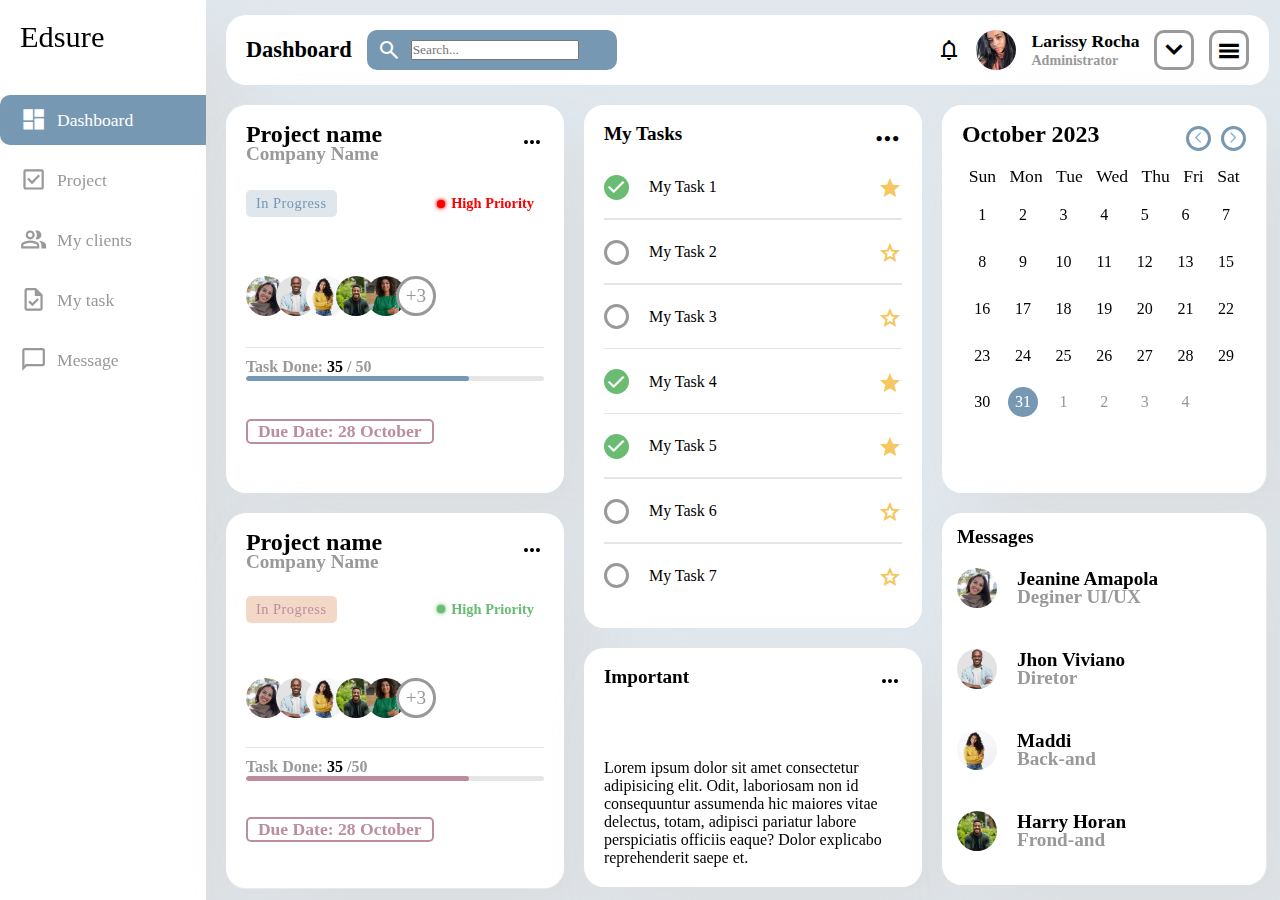
<file: dashboard/index.html>
<!DOCTYPE html>
<html lang="pt-br">
<head>
    <meta charset="UTF-8">
    <meta name="viewport" content="width=device-width, initial-scale=1.0">
    <title>Task Dashboard</title>
    <link rel="stylesheet" href="./css/style.css">
    <link rel="stylesheet" href="https://fonts.googleapis.com/css2?family=Material+Symbols+Outlined:opsz,wght,FILL,GRAD@20..48,100..700,0..1,-50..200" />
    <link rel="stylesheet" href="./css/mediasquery.css">
    
</head>
<body>
    <!--header start-->
    <div class="container">
        <div class="left">
            <header>
                <div class="logo">
                    <h2>Edsure</h2>
                    <div class="close">
                        <span class="material-symbols-outlined">
                            close
                        </span>
                    </div>
                </div>
                <nav>
                    <ul>
                        <li>
                            <a href="#">
                                <span class="material-symbols-outlined full">
                                    dashboard
                                </span>
                                <span class="title">Dashboard</span>
                            </a>
                        </li>
                        <li>
                            <a href="pages/project.html">
                                <span class="material-symbols-outlined">
                                    check_box
                                </span>
                                <span class="title">Project</span>
                            </a>
                        </li>
                        <li>
                            <a href="#">
                                <span class="material-symbols-outlined">
                                    group
                                </span>
                                <span class="title">My clients</span>
                            </a>
                        </li>
                        <li>
                            <a href="#">
                                <span class="material-symbols-outlined">
                                    Task
                                </span>
                                <span class="title">My task</span>
                            </a>
                        </li>
                        <li>
                            <a href="#">
                                <span class="material-symbols-outlined">
                                    chat_bubble
                                </span>
                                <span class="title">Message</span>
                            </a>
                        </li>
                    </ul>
                </nav>
            </header>
        </div>
        <div class="right">
            <!-- top start -->
            <div class="top">
                <!-- searchBx start -->
                <div class="searchBx">
                    <h2>Dashboard</h2>
                    <div class="inputBx">
                        <span class="material-symbols-outlined searchOpen">
                            search
                        </span>
                        <input type="text" placeholder="Search...">
                        <span class="material-symbols-outlined searchClose">
                            close
                        </span>
                    </div>
                </div>
                <!-- searchBx end -->
                <!-- user start -->
                <div class="user">
                    <span class="material-symbols-outlined">
                        notifications
                    </span>
                    <div class="userImg">
                        <img src="./img/eu_crm.webp" alt="user">
                    </div>
                    <h2>Larissy Rocha<br><span>Administrator</span></h2>
                    <div class="arrow">
                        <span class="material-symbols-outlined">
                            expand_more
                        </span>
                    </div>
                    <div class="toggle">
                        <span class="material-symbols-outlined">
                            menu
                        </span>
                        <!-- <span class="material-symbols-outlined">
                            close
                        </span> -->
                    </div>
                </div>
            </div> 
            <main>
                <div class="projectCard">
                    <div class="projectTop">
                        <h2>Project name<br><span>Company Name</span></h2>
                        <div class="projectDots">
                            <span class="material-symbols-outlined">
                                more_horiz
                            </span>
                        </div>
                    </div>
                    <div class="projectProgress">
                        <div class="process">
                            <h2>In Progress</h2>
                        </div>
                        <div class="priority">
                            <h2>High Priority</h2>
                        </div>
                    </div>
                    <div class="groupImg">
                        <a href="#">
                            <img src="img/img1.webp" alt="img1">
                        </a>
                        <a href="#" style="--left: -10px">
                            <img src="img/img2.webp" alt="img2">
                        </a>
                        <a href="#" style="--left: -20px">
                            <img src="img/img3.webp" alt="img3">
                        </a>
                        <a href="#" style="--left: -30px">
                            <img src="img/img4.webp" alt="img4">
                        </a>
                        <a href="#" style="--left: -40px">
                            <img src="img/img5.webp" alt="img5">
                        </a>
                        <a href="#" style="--left: -50px">
                            <span class="number">+3</span>
                        </a>
                    </div>
                    <div class="task">
                        <h2>Task Done: <bold>35</bold> / 50</h2>
                        <span class="line"></span>
                    </div>
                    <div class="due">
                        <h2>Due Date: 28 October</h2>
                    </div>
                </div>
                <div class="projectCard projectCard2">
                    <div class="projectTop">
                        <h2>Project name<br><span>Company Name</span></h2>
                        <div class="projectDots">
                            <span class="material-symbols-outlined">
                                more_horiz
                            </span>
                        </div>
                    </div>
                    <div class="projectProgress">
                        <div class="process">
                            <h2>In Progress</h2>
                        </div>
                        <div class="priority">
                            <h2>High Priority</h2>
                        </div>
                    </div>
                    <div class="groupImg">
                        <a href="#">
                            <img src="img/img1.webp" alt="img1">
                        </a>
                        <a href="#" style="--left: -10px">
                            <img src="img/img2.webp" alt="img2">
                        </a>
                        <a href="#" style="--left: -20px">
                            <img src="img/img3.webp" alt="img3">
                        </a>
                        <a href="#" style="--left: -30px">
                            <img src="img/img4.webp" alt="img4">
                        </a>
                        <a href="#" style="--left: -40px">
                            <img src="img/img5.webp" alt="img5">
                        </a>
                        <a href="#" style="--left: -50px">
                            <span class="number">+3</span>
                        </a>
                    </div>
                    <div class="task">
                        <h2>Task Done: <bold>35</bold> /50</h2>
                        <span class="line"></span>
                    </div>
                    <div class="due">
                        <h2>Due Date: 28 October</h2>
                    </div>
                </div>
                <div class="myTasks">
                    <div class="tasksHead">
                        <h2>My Tasks</h2>
                        <div class="tasksDots">
                            <span class="material-symbols-outlined">
                                more_horiz
                            </span>
                        </div>
                    </div>
                    <div class="tasks">
                        <ul>
                            <li>
                                <span class="tasksIconName">
                                    <span class="tasksIcon done">
                                        <span class="material-symbols-outlined">
                                            check
                                        </span>
                                    </span>
                                    <span class="tasksName"> My Task 1</span>
                                </span>
                                <span class="tasksStar full">
                                    <span class="material-symbols-outlined">
                                        star
                                    </span>
                                </span>
                            </li>
                            <li>
                                <span class="tasksIconName">
                                    <span class="tasksIcon notDone"></span>
                                    <span class="tasksName"> My Task 2</span>
                                </span>
                                <span class="tasksStar half">
                                    <span class="material-symbols-outlined">
                                        star
                                    </span>
                                </span>
                            </li>
                            <li>
                                <span class="tasksIconName">
                                    <span class="tasksIcon notDone"></span>
                                    <span class="tasksName"> My Task 3</span>
                                </span>
                                <span class="tasksStar half">
                                    <span class="material-symbols-outlined">
                                        star
                                    </span>
                                </span>
                            </li>
                            <li>
                                <span class="tasksIconName">
                                    <span class="tasksIcon done">
                                        <span class="material-symbols-outlined">
                                            check
                                        </span>
                                    </span>
                                    <span class="tasksName"> My Task 4</span>
                                </span>
                                <span class="tasksStar full">
                                    <span class="material-symbols-outlined">
                                        star
                                    </span>
                                </span>
                            </li>
                            <li>
                                <span class="tasksIconName">
                                    <span class="tasksIcon done">
                                        <span class="material-symbols-outlined">
                                            check
                                        </span>
                                    </span>
                                    <span class="tasksName"> My Task 5</span>
                                </span>
                                <span class="tasksStar full">
                                    <span class="material-symbols-outlined">
                                        star
                                    </span>
                                </span>
                            </li>
                            <li>
                                <span class="tasksIconName">
                                    <span class="tasksIcon notDone"></span>
                                    <span class="tasksName"> My Task 6</span>
                                </span>
                                <span class="tasksStar half">
                                    <span class="material-symbols-outlined">
                                        star
                                    </span>
                                </span>
                            </li>
                            <li>
                                <span class="tasksIconName">
                                    <span class="tasksIcon notDone"></span>
                                    <span class="tasksName"> My Task 7</span>
                                </span>
                                <span class="tasksStar half">
                                    <span class="material-symbols-outlined">
                                        star
                                    </span>
                                </span>
                            </li>
                        </ul>
                    </div>
                </div>
                <div class="important">
                    <div class="importantHead">
                        <h2>Important</h2>
                        <div class="importantDots">
                            <span class="material-symbols-outlined">
                                more_horiz
                            </span>
                        </div>
                    </div>
                    <div class="importanttext">
                        <p>Lorem ipsum dolor sit amet consectetur adipisicing elit. Odit, laboriosam non id consequuntur assumenda hic maiores vitae delectus, totam, adipisci pariatur labore perspiciatis officiis eaque? Dolor explicabo reprehenderit saepe et.</p>
                    </div>
                </div>
                <div class="calendar">
                    <div class="calendarHead">
                        <h2>October 2023</h2>
                        <div class="calendarIcon">
                            <span class="material-symbols-outlined full">
                                chevron_left
                            </span>
                            <span class="material-symbols-outlined full">
                                chevron_right
                            </span>
                        </div>
                    </div>
                    <div class="calendarData">
                        <ul class="weeks">
                            <li>Sun</li>
                            <li>Mon</li>
                            <li>Tue</li>
                            <li>Wed</li>
                            <li>Thu</li>
                            <li>Fri</li>
                            <li>Sat</li>
                        </ul>
                        <ul class="days">
                            <li>1</li>
                            <li>2</li>
                            <li>3</li>
                            <li>4</li>
                            <li>5</li>
                            <li>6</li>
                            <li>7</li>
                            <li>8</li>
                            <li>9</li>
                            <li>10</li>
                            <li>11</li>
                            <li>12</li>
                            <li>13</li>
                            <li>15</li>
                            <li>16</li>
                            <li>17</li>
                            <li>18</li>
                            <li>19</li>
                            <li>20</li>
                            <li>21</li>
                            <li>22</li>
                            <li>23</li>
                            <li>24</li>
                            <li>25</li>
                            <li>26</li>
                            <li>27</li>
                            <li>28</li>
                            <li>29</li>
                            <li>30</li>
                            <li class="active">31</li>
                            <li class="inactive">1</li>
                            <li class="inactive">2</li>
                            <li class="inactive">3</li>
                            <li class="inactive">4</li>
                        </ul>
                    </div>
                </div>
                <div class="messages">
                    <div class="messagesHead">
                        <h2>Messages</h2>
                    </div>
                    <div class="messagesUser">
                        <div class="messagesUserImg">
                            <img src="./img/img1.webp" alt="fotomulher">
                        </div>
                        <h2>Jeanine Amapola<br><span>Deginer UI/UX</span></h2>
                    </div>
                    <div class="messagesUser">
                        <div class="messagesUserImg">
                            <img src="./img/img2.webp" alt="fotohomem">
                        </div>
                        <h2>Jhon Viviano<br><span>Diretor</span></h2>
                    </div>
                    <div class="messagesUser">
                        <div class="messagesUserImg">
                            <img src="./img/img3.webp" alt="fotomulher">
                        </div>
                        <h2>Maddi<br><span>Back-and</span></h2>
                    </div>
                    <div class="messagesUser">
                        <div class="messagesUserImg">
                            <img src="./img/img4.webp" alt="fotohomem">
                        </div>
                        <h2>Harry Horan<br><span>Frond-and</span></h2>
                    </div>
                </div>
            </main>   
        </div>
        <!-- right end -->
    </div>
    <!-- container end -->
    <script>
        let toggle = document.querySelector('.toggle')
        let left = document.querySelector(',left')
        let right = document.querySelector('.right')
        let close = document.querySelector('close')
        let body = document.querySelector('.body')
    </script>
</body>
</html>
</file>
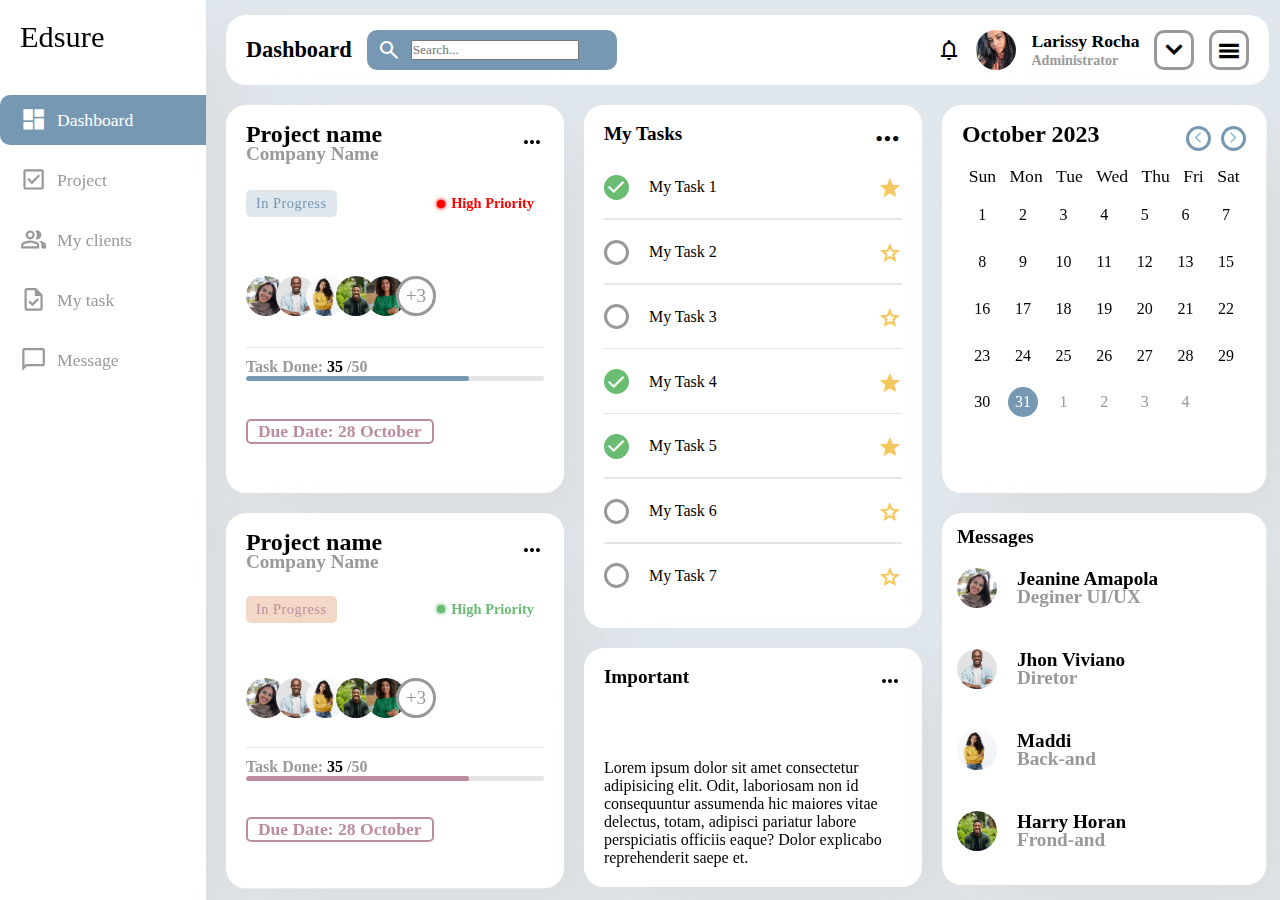
<file: indext.html>
<!DOCTYPE html>
<html lang="pt-br">
<head>
    <meta charset="UTF-8">
    <meta name="viewport" content="width=device-width, initial-scale=1.0">
    <title>Task Dashboard</title>
    <link rel="stylesheet" href="style.css">
    <link rel="stylesheet" href="https://fonts.googleapis.com/css2?family=Material+Symbols+Outlined:opsz,wght,FILL,GRAD@20..48,100..700,0..1,-50..200" />
    
</head>
<body>
    <!--header start-->
    <div class="container">
        <div class="left">
            <header>
                <div class="logo">
                    <h2>Edsure</h2>
                    <div class="close">
                        <span class="material-symbols-outlined">
                            close
                        </span>
                    </div>
                </div>
                <nav>
                    <ul>
                        <li>
                            <a href="#">
                                <span class="material-symbols-outlined full">
                                    dashboard
                                </span>
                                <span class="title">Dashboard</span>
                            </a>
                        </li>
                        <li>
                            <a href="#">
                                <span class="material-symbols-outlined">
                                    check_box
                                </span>
                                <span class="title">Project</span>
                            </a>
                        </li>
                        <li>
                            <a href="#">
                                <span class="material-symbols-outlined">
                                    group
                                </span>
                                <span class="title">My clients</span>
                            </a>
                        </li>
                        <li>
                            <a href="#">
                                <span class="material-symbols-outlined">
                                    Task
                                </span>
                                <span class="title">My task</span>
                            </a>
                        </li>
                        <li>
                            <a href="#">
                                <span class="material-symbols-outlined">
                                    chat_bubble
                                </span>
                                <span class="title">Message</span>
                            </a>
                        </li>
                    </ul>
                </nav>
            </header>
        </div>
        <div class="right">
            <!-- top start -->
            <div class="top">
                <!-- searchBx start -->
                <div class="searchBx">
                    <h2>Dashboard</h2>
                    <div class="inputBx">
                        <span class="material-symbols-outlined searchOpen">
                            search
                        </span>
                        <input type="text" placeholder="Search...">
                        <span class="material-symbols-outlined searchClose">
                            close
                        </span>
                    </div>
                </div>
                <!-- searchBx end -->
                <!-- user start -->
                <div class="user">
                    <span class="material-symbols-outlined">
                        notifications
                    </span>
                    <div class="userImg">
                        <img src="./img/eu_crm.webp" alt="user">
                    </div>
                    <h2>Larissy Rocha<br><span>Administrator</span></h2>
                    <div class="arrow">
                        <span class="material-symbols-outlined">
                            expand_more
                        </span>
                    </div>
                    <div class="toggle">
                        <span class="material-symbols-outlined">
                            menu
                        </span>
                        <!-- <span class="material-symbols-outlined">
                            close
                        </span> -->
                    </div>
                </div>
            </div> 
            <main>
                <div class="projectCard">
                    <div class="projectTop">
                        <h2>Project name<br><span>Company Name</span></h2>
                        <div class="projectDots">
                            <span class="material-symbols-outlined">
                                more_horiz
                            </span>
                        </div>
                    </div>
                    <div class="projectProgress">
                        <div class="process">
                            <h2>In Progress</h2>
                        </div>
                        <div class="priority">
                            <h2>High Priority</h2>
                        </div>
                    </div>
                    <div class="groupImg">
                        <a href="#">
                            <img src="img/img1.webp" alt="img1">
                        </a>
                        <a href="#" style="--left: -10px">
                            <img src="img/img2.webp" alt="img2">
                        </a>
                        <a href="#" style="--left: -20px">
                            <img src="img/img3.webp" alt="img3">
                        </a>
                        <a href="#" style="--left: -30px">
                            <img src="img/img4.webp" alt="img4">
                        </a>
                        <a href="#" style="--left: -40px">
                            <img src="img/img5.webp" alt="img5">
                        </a>
                        <a href="#" style="--left: -50px">
                            <span class="number">+3</span>
                        </a>
                    </div>
                    <div class="task">
                        <h2>Task Done: <bold>35</bold> /50</h2>
                        <span class="line"></span>
                    </div>
                    <div class="due">
                        <h2>Due Date: 28 October</h2>
                    </div>
                </div>
                <div class="projectCard projectCard2">
                    <div class="projectTop">
                        <h2>Project name<br><span>Company Name</span></h2>
                        <div class="projectDots">
                            <span class="material-symbols-outlined">
                                more_horiz
                            </span>
                        </div>
                    </div>
                    <div class="projectProgress">
                        <div class="process">
                            <h2>In Progress</h2>
                        </div>
                        <div class="priority">
                            <h2>High Priority</h2>
                        </div>
                    </div>
                    <div class="groupImg">
                        <a href="#">
                            <img src="img/img1.webp" alt="img1">
                        </a>
                        <a href="#" style="--left: -10px">
                            <img src="img/img2.webp" alt="img2">
                        </a>
                        <a href="#" style="--left: -20px">
                            <img src="img/img3.webp" alt="img3">
                        </a>
                        <a href="#" style="--left: -30px">
                            <img src="img/img4.webp" alt="img4">
                        </a>
                        <a href="#" style="--left: -40px">
                            <img src="img/img5.webp" alt="img5">
                        </a>
                        <a href="#" style="--left: -50px">
                            <span class="number">+3</span>
                        </a>
                    </div>
                    <div class="task">
                        <h2>Task Done: <bold>35</bold> /50</h2>
                        <span class="line"></span>
                    </div>
                    <div class="due">
                        <h2>Due Date: 28 October</h2>
                    </div>
                </div>
                <div class="myTasks">
                    <div class="tasksHead">
                        <h2>My Tasks</h2>
                        <div class="tasksDots">
                            <span class="material-symbols-outlined">
                                more_horiz
                            </span>
                        </div>
                    </div>
                    <div class="tasks">
                        <ul>
                            <li>
                                <span class="tasksIconName">
                                    <span class="tasksIcon done">
                                        <span class="material-symbols-outlined">
                                            check
                                        </span>
                                    </span>
                                    <span class="tasksName"> My Task 1</span>
                                </span>
                                <span class="tasksStar full">
                                    <span class="material-symbols-outlined">
                                        star
                                    </span>
                                </span>
                            </li>
                            <li>
                                <span class="tasksIconName">
                                    <span class="tasksIcon notDone"></span>
                                    <span class="tasksName"> My Task 2</span>
                                </span>
                                <span class="tasksStar half">
                                    <span class="material-symbols-outlined">
                                        star
                                    </span>
                                </span>
                            </li>
                            <li>
                                <span class="tasksIconName">
                                    <span class="tasksIcon notDone"></span>
                                    <span class="tasksName"> My Task 3</span>
                                </span>
                                <span class="tasksStar half">
                                    <span class="material-symbols-outlined">
                                        star
                                    </span>
                                </span>
                            </li>
                            <li>
                                <span class="tasksIconName">
                                    <span class="tasksIcon done">
                                        <span class="material-symbols-outlined">
                                            check
                                        </span>
                                    </span>
                                    <span class="tasksName"> My Task 4</span>
                                </span>
                                <span class="tasksStar full">
                                    <span class="material-symbols-outlined">
                                        star
                                    </span>
                                </span>
                            </li>
                            <li>
                                <span class="tasksIconName">
                                    <span class="tasksIcon done">
                                        <span class="material-symbols-outlined">
                                            check
                                        </span>
                                    </span>
                                    <span class="tasksName"> My Task 5</span>
                                </span>
                                <span class="tasksStar full">
                                    <span class="material-symbols-outlined">
                                        star
                                    </span>
                                </span>
                            </li>
                            <li>
                                <span class="tasksIconName">
                                    <span class="tasksIcon notDone"></span>
                                    <span class="tasksName"> My Task 6</span>
                                </span>
                                <span class="tasksStar half">
                                    <span class="material-symbols-outlined">
                                        star
                                    </span>
                                </span>
                            </li>
                            <li>
                                <span class="tasksIconName">
                                    <span class="tasksIcon notDone"></span>
                                    <span class="tasksName"> My Task 7</span>
                                </span>
                                <span class="tasksStar half">
                                    <span class="material-symbols-outlined">
                                        star
                                    </span>
                                </span>
                            </li>
                        </ul>
                    </div>
                </div>
                <div class="important">
                    <div class="importantHead">
                        <h2>Important</h2>
                        <div class="importantDots">
                            <span class="material-symbols-outlined">
                                more_horiz
                            </span>
                        </div>
                    </div>
                    <div class="importanttext">
                        <p>Lorem ipsum dolor sit amet consectetur adipisicing elit. Odit, laboriosam non id consequuntur assumenda hic maiores vitae delectus, totam, adipisci pariatur labore perspiciatis officiis eaque? Dolor explicabo reprehenderit saepe et.</p>
                    </div>
                </div>
                <div class="calendar">
                    <div class="calendarHead">
                        <h2>October 2023</h2>
                        <div class="calendarIcon">
                            <span class="material-symbols-outlined full">
                                chevron_left
                            </span>
                            <span class="material-symbols-outlined full">
                                chevron_right
                            </span>
                        </div>
                    </div>
                    <div class="calendarData">
                        <ul class="weeks">
                            <li>Sun</li>
                            <li>Mon</li>
                            <li>Tue</li>
                            <li>Wed</li>
                            <li>Thu</li>
                            <li>Fri</li>
                            <li>Sat</li>
                        </ul>
                        <ul class="days">
                            <li>1</li>
                            <li>2</li>
                            <li>3</li>
                            <li>4</li>
                            <li>5</li>
                            <li>6</li>
                            <li>7</li>
                            <li>8</li>
                            <li>9</li>
                            <li>10</li>
                            <li>11</li>
                            <li>12</li>
                            <li>13</li>
                            <li>15</li>
                            <li>16</li>
                            <li>17</li>
                            <li>18</li>
                            <li>19</li>
                            <li>20</li>
                            <li>21</li>
                            <li>22</li>
                            <li>23</li>
                            <li>24</li>
                            <li>25</li>
                            <li>26</li>
                            <li>27</li>
                            <li>28</li>
                            <li>29</li>
                            <li>30</li>
                            <li class="active">31</li>
                            <li class="inactive">1</li>
                            <li class="inactive">2</li>
                            <li class="inactive">3</li>
                            <li class="inactive">4</li>
                        </ul>
                    </div>
                </div>
                <div class="messages">
                    <div class="messagesHead">
                        <h2>Messages</h2>
                    </div>
                    <div class="messagesUser">
                        <div class="messagesUserImg">
                            <img src="./img/img1.webp" alt="fotomulher">
                        </div>
                        <h2>Jeanine Amapola<br><span>Deginer UI/UX</span></h2>
                    </div>
                    <div class="messagesUser">
                        <div class="messagesUserImg">
                            <img src="./img/img2.webp" alt="fotohomem">
                        </div>
                        <h2>Jhon Viviano<br><span>Diretor</span></h2>
                    </div>
                    <div class="messagesUser">
                        <div class="messagesUserImg">
                            <img src="./img/img3.webp" alt="fotomulher">
                        </div>
                        <h2>Maddi<br><span>Back-and</span></h2>
                    </div>
                    <div class="messagesUser">
                        <div class="messagesUserImg">
                            <img src="./img/img4.webp" alt="fotohomem">
                        </div>
                        <h2>Harry Horan<br><span>Frond-and</span></h2>
                    </div>
                </div>
            </main>   
        </div>
        <!-- right end -->
    </div>
    <!-- container end -->
</body>
</html>
</file>
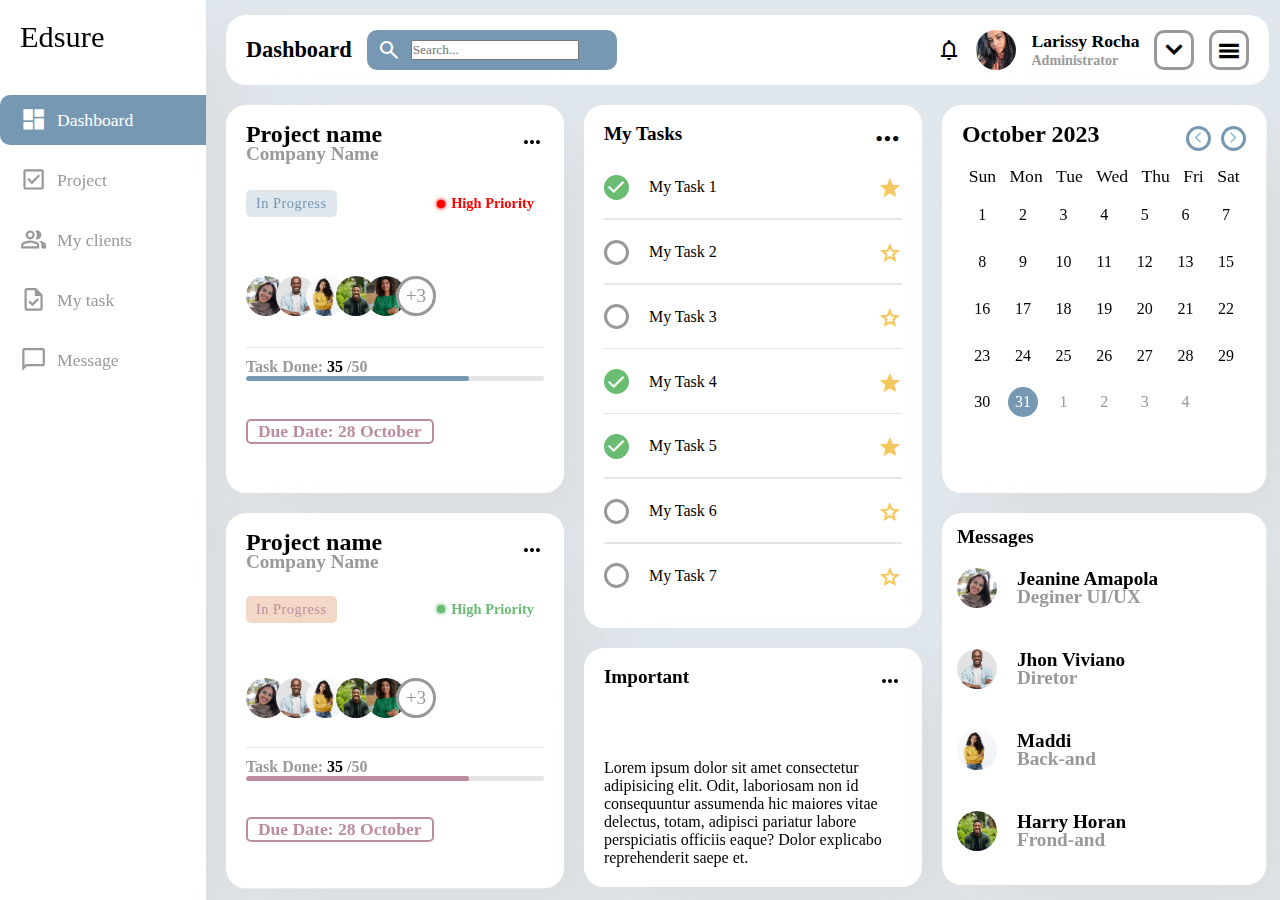
<file: dashboard/indext.html>
<!DOCTYPE html>
<html lang="pt-br">
<head>
    <meta charset="UTF-8">
    <meta name="viewport" content="width=device-width, initial-scale=1.0">
    <title>Task Dashboard</title>
    <link rel="stylesheet" href="./css/style.css">
    <link rel="stylesheet" href="https://fonts.googleapis.com/css2?family=Material+Symbols+Outlined:opsz,wght,FILL,GRAD@20..48,100..700,0..1,-50..200" />
    
</head>
<body>
    <!--header start-->
    <div class="container">
        <div class="left">
            <header>
                <div class="logo">
                    <h2>Edsure</h2>
                    <div class="close">
                        <span class="material-symbols-outlined">
                            close
                        </span>
                    </div>
                </div>
                <nav>
                    <ul>
                        <li>
                            <a href="#">
                                <span class="material-symbols-outlined full">
                                    dashboard
                                </span>
                                <span class="title">Dashboard</span>
                            </a>
                        </li>
                        <li>
                            <a href="#">
                                <span class="material-symbols-outlined">
                                    check_box
                                </span>
                                <span class="title">Project</span>
                            </a>
                        </li>
                        <li>
                            <a href="#">
                                <span class="material-symbols-outlined">
                                    group
                                </span>
                                <span class="title">My clients</span>
                            </a>
                        </li>
                        <li>
                            <a href="#">
                                <span class="material-symbols-outlined">
                                    Task
                                </span>
                                <span class="title">My task</span>
                            </a>
                        </li>
                        <li>
                            <a href="#">
                                <span class="material-symbols-outlined">
                                    chat_bubble
                                </span>
                                <span class="title">Message</span>
                            </a>
                        </li>
                    </ul>
                </nav>
            </header>
        </div>
        <div class="right">
            <!-- top start -->
            <div class="top">
                <!-- searchBx start -->
                <div class="searchBx">
                    <h2>Dashboard</h2>
                    <div class="inputBx">
                        <span class="material-symbols-outlined searchOpen">
                            search
                        </span>
                        <input type="text" placeholder="Search...">
                        <span class="material-symbols-outlined searchClose">
                            close
                        </span>
                    </div>
                </div>
                <!-- searchBx end -->
                <!-- user start -->
                <div class="user">
                    <span class="material-symbols-outlined">
                        notifications
                    </span>
                    <div class="userImg">
                        <img src="./img/eu_crm.webp" alt="user">
                    </div>
                    <h2>Larissy Rocha<br><span>Administrator</span></h2>
                    <div class="arrow">
                        <span class="material-symbols-outlined">
                            expand_more
                        </span>
                    </div>
                    <div class="toggle">
                        <span class="material-symbols-outlined">
                            menu
                        </span>
                        <!-- <span class="material-symbols-outlined">
                            close
                        </span> -->
                    </div>
                </div>
            </div> 
            <main>
                <div class="projectCard">
                    <div class="projectTop">
                        <h2>Project name<br><span>Company Name</span></h2>
                        <div class="projectDots">
                            <span class="material-symbols-outlined">
                                more_horiz
                            </span>
                        </div>
                    </div>
                    <div class="projectProgress">
                        <div class="process">
                            <h2>In Progress</h2>
                        </div>
                        <div class="priority">
                            <h2>High Priority</h2>
                        </div>
                    </div>
                    <div class="groupImg">
                        <a href="#">
                            <img src="img/img1.webp" alt="img1">
                        </a>
                        <a href="#" style="--left: -10px">
                            <img src="img/img2.webp" alt="img2">
                        </a>
                        <a href="#" style="--left: -20px">
                            <img src="img/img3.webp" alt="img3">
                        </a>
                        <a href="#" style="--left: -30px">
                            <img src="img/img4.webp" alt="img4">
                        </a>
                        <a href="#" style="--left: -40px">
                            <img src="img/img5.webp" alt="img5">
                        </a>
                        <a href="#" style="--left: -50px">
                            <span class="number">+3</span>
                        </a>
                    </div>
                    <div class="task">
                        <h2>Task Done: <bold>35</bold> /50</h2>
                        <span class="line"></span>
                    </div>
                    <div class="due">
                        <h2>Due Date: 28 October</h2>
                    </div>
                </div>
                <div class="projectCard projectCard2">
                    <div class="projectTop">
                        <h2>Project name<br><span>Company Name</span></h2>
                        <div class="projectDots">
                            <span class="material-symbols-outlined">
                                more_horiz
                            </span>
                        </div>
                    </div>
                    <div class="projectProgress">
                        <div class="process">
                            <h2>In Progress</h2>
                        </div>
                        <div class="priority">
                            <h2>High Priority</h2>
                        </div>
                    </div>
                    <div class="groupImg">
                        <a href="#">
                            <img src="img/img1.webp" alt="img1">
                        </a>
                        <a href="#" style="--left: -10px">
                            <img src="img/img2.webp" alt="img2">
                        </a>
                        <a href="#" style="--left: -20px">
                            <img src="img/img3.webp" alt="img3">
                        </a>
                        <a href="#" style="--left: -30px">
                            <img src="img/img4.webp" alt="img4">
                        </a>
                        <a href="#" style="--left: -40px">
                            <img src="img/img5.webp" alt="img5">
                        </a>
                        <a href="#" style="--left: -50px">
                            <span class="number">+3</span>
                        </a>
                    </div>
                    <div class="task">
                        <h2>Task Done: <bold>35</bold> /50</h2>
                        <span class="line"></span>
                    </div>
                    <div class="due">
                        <h2>Due Date: 28 October</h2>
                    </div>
                </div>
                <div class="myTasks">
                    <div class="tasksHead">
                        <h2>My Tasks</h2>
                        <div class="tasksDots">
                            <span class="material-symbols-outlined">
                                more_horiz
                            </span>
                        </div>
                    </div>
                    <div class="tasks">
                        <ul>
                            <li>
                                <span class="tasksIconName">
                                    <span class="tasksIcon done">
                                        <span class="material-symbols-outlined">
                                            check
                                        </span>
                                    </span>
                                    <span class="tasksName"> My Task 1</span>
                                </span>
                                <span class="tasksStar full">
                                    <span class="material-symbols-outlined">
                                        star
                                    </span>
                                </span>
                            </li>
                            <li>
                                <span class="tasksIconName">
                                    <span class="tasksIcon notDone"></span>
                                    <span class="tasksName"> My Task 2</span>
                                </span>
                                <span class="tasksStar half">
                                    <span class="material-symbols-outlined">
                                        star
                                    </span>
                                </span>
                            </li>
                            <li>
                                <span class="tasksIconName">
                                    <span class="tasksIcon notDone"></span>
                                    <span class="tasksName"> My Task 3</span>
                                </span>
                                <span class="tasksStar half">
                                    <span class="material-symbols-outlined">
                                        star
                                    </span>
                                </span>
                            </li>
                            <li>
                                <span class="tasksIconName">
                                    <span class="tasksIcon done">
                                        <span class="material-symbols-outlined">
                                            check
                                        </span>
                                    </span>
                                    <span class="tasksName"> My Task 4</span>
                                </span>
                                <span class="tasksStar full">
                                    <span class="material-symbols-outlined">
                                        star
                                    </span>
                                </span>
                            </li>
                            <li>
                                <span class="tasksIconName">
                                    <span class="tasksIcon done">
                                        <span class="material-symbols-outlined">
                                            check
                                        </span>
                                    </span>
                                    <span class="tasksName"> My Task 5</span>
                                </span>
                                <span class="tasksStar full">
                                    <span class="material-symbols-outlined">
                                        star
                                    </span>
                                </span>
                            </li>
                            <li>
                                <span class="tasksIconName">
                                    <span class="tasksIcon notDone"></span>
                                    <span class="tasksName"> My Task 6</span>
                                </span>
                                <span class="tasksStar half">
                                    <span class="material-symbols-outlined">
                                        star
                                    </span>
                                </span>
                            </li>
                            <li>
                                <span class="tasksIconName">
                                    <span class="tasksIcon notDone"></span>
                                    <span class="tasksName"> My Task 7</span>
                                </span>
                                <span class="tasksStar half">
                                    <span class="material-symbols-outlined">
                                        star
                                    </span>
                                </span>
                            </li>
                        </ul>
                    </div>
                </div>
                <div class="important">
                    <div class="importantHead">
                        <h2>Important</h2>
                        <div class="importantDots">
                            <span class="material-symbols-outlined">
                                more_horiz
                            </span>
                        </div>
                    </div>
                    <div class="importanttext">
                        <p>Lorem ipsum dolor sit amet consectetur adipisicing elit. Odit, laboriosam non id consequuntur assumenda hic maiores vitae delectus, totam, adipisci pariatur labore perspiciatis officiis eaque? Dolor explicabo reprehenderit saepe et.</p>
                    </div>
                </div>
                <div class="calendar">
                    <div class="calendarHead">
                        <h2>October 2023</h2>
                        <div class="calendarIcon">
                            <span class="material-symbols-outlined full">
                                chevron_left
                            </span>
                            <span class="material-symbols-outlined full">
                                chevron_right
                            </span>
                        </div>
                    </div>
                    <div class="calendarData">
                        <ul class="weeks">
                            <li>Sun</li>
                            <li>Mon</li>
                            <li>Tue</li>
                            <li>Wed</li>
                            <li>Thu</li>
                            <li>Fri</li>
                            <li>Sat</li>
                        </ul>
                        <ul class="days">
                            <li>1</li>
                            <li>2</li>
                            <li>3</li>
                            <li>4</li>
                            <li>5</li>
                            <li>6</li>
                            <li>7</li>
                            <li>8</li>
                            <li>9</li>
                            <li>10</li>
                            <li>11</li>
                            <li>12</li>
                            <li>13</li>
                            <li>15</li>
                            <li>16</li>
                            <li>17</li>
                            <li>18</li>
                            <li>19</li>
                            <li>20</li>
                            <li>21</li>
                            <li>22</li>
                            <li>23</li>
                            <li>24</li>
                            <li>25</li>
                            <li>26</li>
                            <li>27</li>
                            <li>28</li>
                            <li>29</li>
                            <li>30</li>
                            <li class="active">31</li>
                            <li class="inactive">1</li>
                            <li class="inactive">2</li>
                            <li class="inactive">3</li>
                            <li class="inactive">4</li>
                        </ul>
                    </div>
                </div>
                <div class="messages">
                    <div class="messagesHead">
                        <h2>Messages</h2>
                    </div>
                    <div class="messagesUser">
                        <div class="messagesUserImg">
                            <img src="./img/img1.webp" alt="fotomulher">
                        </div>
                        <h2>Jeanine Amapola<br><span>Deginer UI/UX</span></h2>
                    </div>
                    <div class="messagesUser">
                        <div class="messagesUserImg">
                            <img src="./img/img2.webp" alt="fotohomem">
                        </div>
                        <h2>Jhon Viviano<br><span>Diretor</span></h2>
                    </div>
                    <div class="messagesUser">
                        <div class="messagesUserImg">
                            <img src="./img/img3.webp" alt="fotomulher">
                        </div>
                        <h2>Maddi<br><span>Back-and</span></h2>
                    </div>
                    <div class="messagesUser">
                        <div class="messagesUserImg">
                            <img src="./img/img4.webp" alt="fotohomem">
                        </div>
                        <h2>Harry Horan<br><span>Frond-and</span></h2>
                    </div>
                </div>
            </main>   
        </div>
        <!-- right end -->
    </div>
    <!-- container end -->
</body>
</html>
</file>
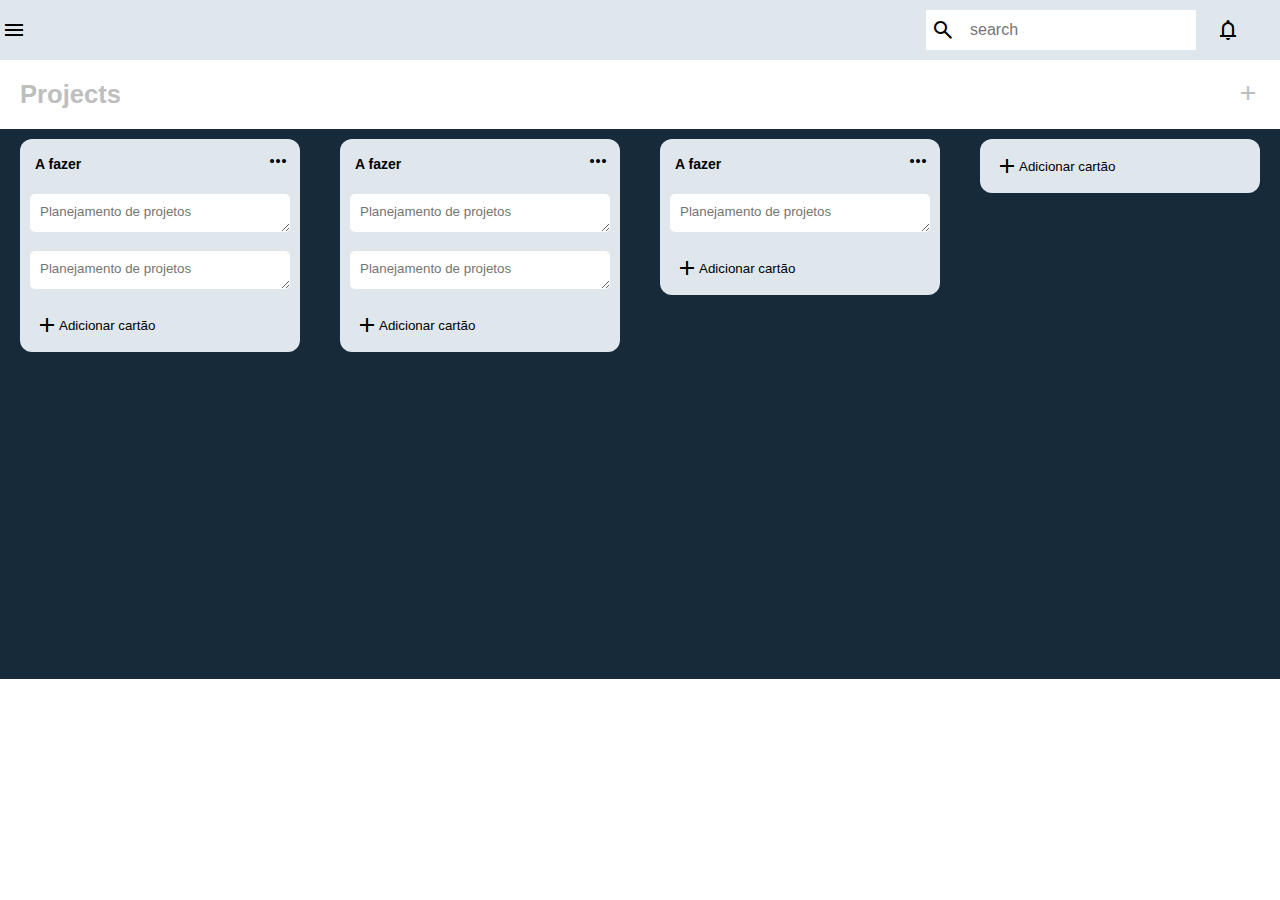
<file: dashboard/pages/project.html>
<!DOCTYPE html>
<html lang="pt-br">

<head>
    <meta charset="UTF-8">
    <meta name="viewport" content="width=device-width, initial-scale=1.0">
    <title>Document</title>
    <link rel="stylesheet" href="../css/projects.css">
    <link rel="stylesheet"
        href="https://fonts.googleapis.com/css2?family=Material+Symbols+Outlined:opsz,wght,FILL,GRAD@20..48,100..700,0..1,-50..200" />
</head>

<body>
    <div class="container">
        <header>
            <div class="top">
                <div class="menu">
                    <span id="burguer" class="material-symbols-outlined" onclick="clickMenu()">menu</span>
                    <nav id="lista">
                        <ul>
                            <li><a href="../index.html">Dashbord</a></li>
                            <li><a href="#">Clients</a></li>
                            <li><a href="#">Tasks</a></li>
                        </ul>
                    </nav>
                </div>
                <div class="searchBx">
                    <div class="inputBx">
                        <span class="material-symbols-outlined">
                            search
                        </span>
                        <input type="text" placeholder="search">
                    </div>
                </div>
                <div class="noti">
                    <span class="material-symbols-outlined">
                        notifications
                    </span>
                </div>
                <div class="user">
                    <div class="userImg"><img src="../img/eu_crm.webp" alt="fotousuario"></div>
                </div>
            </div>
        </header>
        <section>
            <div class="sessao">
                <h1>Projects</h1>
                <div class="mais">
                    <span class="material-symbols-outlined">
                        add
                    </span>
                </div>
            </div>
        </section>
        <main>
            <div class="coluna1">
                <div class="cartao1">
                    <div class="afazer">
                        <button type="button" class="primeira">
                            A fazer
                        </button>
                    </div>
                    <!-- <div class="afazer">
                        <textarea aria-label="A fazer" class="afazera" dir="auto" style="height: 32px;">A fazer</textarea>
                    </div> -->
                    <div class="icons">
                        <span class="material-symbols-outlined">
                            more_horiz
                        </span>
                    </div>
                </div>
                <div class="cartao2">
                    <div class="cartao2">
                        <textarea class="mytext" name="col3" id="col3" cols="30" rows="3" placeholder="Planejamento de projetos"></textarea>
                    </div>
                </div>
                <div class="cartao3">
                    <textarea class="mytext" name="col3" id="col3" cols="30" rows="3" placeholder="Planejamento de projetos"></textarea>
                </div>
                <div class="cartao4">
                    <button type="button" class="add">
                        <span class="material-symbols-outlined">
                            add
                        </span>
                        Adicionar cartão
                    </button>
                </div>
            </div>
            <div class="coluna2">
                <div class="cartao1">
                    <div class="afazer">
                        <button type="button" class="primeira">
                            A fazer
                        </button>
                    </div>
                    <!-- <div class="afazer">
                        <textarea aria-label="A fazer" class="afazera" dir="auto" style="height: 32px;">A fazer</textarea>
                    </div> -->
                    <div class="icons">
                        <span class="material-symbols-outlined">
                            more_horiz
                        </span>
                    </div>
                </div>
                <div class="cartao2">
                    <textarea class="mytext" name="col3" id="col3" cols="30" rows="3" placeholder="Planejamento de projetos"></textarea>
                </div>
                <div class="cartao3">
                    <textarea class="mytext" name="col3" id="col3" cols="30" rows="3" placeholder="Planejamento de projetos"></textarea>
                </div>
                <div class="cartao4">
                    <button type="button" class="add">
                        <span class="material-symbols-outlined">
                            add
                        </span>
                        Adicionar cartão
                    </button>
                </div>
            </div>
            <div class="coluna3">
                <div class="cartao1">
                    <div class="afazer">
                        <button type="button" class="primeira">
                            A fazer
                        </button>
                    </div>
                    <!-- <div class="afazer">
                        <textarea aria-label="A fazer" class="afazera" dir="auto" style="height: 32px;">A fazer</textarea>
                    </div> -->
                    <div class="icons">
                        <span class="material-symbols-outlined">
                            more_horiz
                        </span>
                    </div>
                </div>
                <div class="cartao2">
                    <textarea class="mytext" name="col3" id="col3" cols="30" rows="3" placeholder="Planejamento de projetos"></textarea>
                    <!-- <button type="button" class="segundo">
                        Planejamento de projetos
                    </button> -->
                </div>
                <!-- <div class="cartao3">
                    <button type="button" class="segundo">
                        Planejamento de projetos
                    </button>
                </div> -->
                <div class="cartao4">
                    <button type="button" class="add">
                        <span class="material-symbols-outlined">
                            add
                        </span>
                        Adicionar cartão
                    </button>
                </div>
            </div>
            <div class="coluna4">
                <button type="button" class="add">
                    <span class="material-symbols-outlined">
                        add
                    </span>
                    Adicionar cartão
                </button>
            </div>
        </main>
    </div>
    <script src="script.js"></script>
</body>

</html>
</file>
<file: dashboard/css/style.css>
* {
    margin: 0;
    padding: 0;
    box-sizing: border-box;
    font-family: Dubai;
}

:root {
    --cor-azul: #7698B3;
    --cor-azulc: #83B5D1;
    --cor-azule :#172A3A;
    --cor-bege: #F3D8C7;
    --cor-rosa: #bc8da0;
    --cor-branco: #ffff;
    --cor-gray: #dfe7ed;
}

body {
    display: flex;
    justify-content: center;
    align-items: center;
    min-height: 10vh;
    background-color: var(--cor-azul);  
}

.full {
  font-variation-settings:
  'FILL' 1,
  'wght' 400,
  'GRAD' 0,
  'opsz' 48
}

::-webkit-scrollbar{
    width: 10px;   /* definindo a largura da barra de rolagem como 10 pixels.*/
}

::-webkit-scrollbar-track {
    background-color: var(--cor-azul);  /*estilizar a área de fundo da barra de rolagem (a "trilha" da barra de rolagem).*/
}

::-webkit-scrollbar-thumb {
    background: var(--cor-azule);
    border-radius: 10px;
    border: 3px solid var(--cor-branco);
}

.container {
    position: relative;
    width: 100%;
    height: 100vh;
    background: rgba(255, 255, 255, 0.774);
    backdrop-filter: blur(10px);
    display: flex;
    gap: 20px;
    overflow: hidden;
 
}

.container > .left{
    position: relative;
    width: 250px;
    height: 100%;
    background-color: var(--cor-branco);
    backdrop-filter: blur(5px);
    box-shadow: 35px 35px 68px 0px rgba(218, 217, 217, 0.651);
    inset:  -8px -8px 16px 0px;
    inset: 0px 11px 28px 0px;
    display: flex;
    justify-content: space-between;
    align-items: center;
    flex-direction: column;
    padding: 20px 0px;
}

/* header start */
.container  .left header {
    position:relative;
    width: 100%;
}
/* logo start */
.container .left header .logo {
    position: relative;
    margin-bottom: 20px;
    padding-left: 20px;
    display:flex;
    justify-content: space-between;
    align-items: center;
}

.container .left header .logo h2 {
    font-size: 1.9em;
    font-weight: 500;
    cursor: pointer;
    color: #000;
}

.container .left header .logo .close {
    position: relative;
    left: -20px;
    width: 20px;
    height: 20px;
    text-align: center;
    line-height: 20px;
    display: none;
    cursor: pointer;

}

/* nav start */
.container .left header nav {
    position: relative;
    padding: 20px 0 20px 0px;
}

.container .left header nav ul {
    position: relative;
    display: flex;
    justify-content: center;
    align-items: flex-start;
    flex-direction: column;
    gap: 10px;
}

.container .left header nav ul li {
    position: relative;
    width:  100%;
    height: 50px;
    list-style: none;
    display: flex;
    justify-content: center;
    align-items: center;
}

.container .left header nav ul li a {
    position: relative;
    width: 100%;
    height: 100%;
    
    display: flex;
    justify-content: flex-start;
    align-items: center;
    text-decoration: none;
    padding-left:  20px;
    border-top-left-radius: 10px;
    border-bottom-left-radius: 10px;
    transition: .3s ease;
}

.container .left header nav ul li:first-child a,
.container .left header nav ul li a:hover {
    transition: 0s;
    background: var(--cor-azul); 
    
}

.container .left header nav ul li a::before{
    content: '';
    position: absolute;
    right: 0;
    width: 0;
    height: 100%;
    background: var(--cor-azul);
    transition: .3s ease;
}

.container .left header nav ul li:first-child a::before,
.container .left header nav ul li a:hover::before {
    width: 4px;
}

.container .left header nav ul li a .material-symbols-outlined {
    color: #999;
    font-size: 1.7em;
    margin-right: 10px;
}

.container .left header nav ul li a .title{
    color: #999;
    font-size: 1.1em;
}

.container .left header nav ul li:first-child a .material-symbols-outlined,
.container .left header nav ul li:first-child a .title,
.container .left header nav ul li a:hover .material-symbols-outlined,
.container .left header nav ul li a:hover .title {
    color: var(--cor-branco)
}

.container .right {
    position: relative;
    width: 100%;
    height: 100%;
    display: flex;
    flex-direction: column;
    gap: 20px;
    padding-top: 15px;
    cursor: pointer;
}
/* top start */
.container .right .top {
    position: relative;
    width: 99%;
    height: 70px;
    display: flex;
    justify-content: space-between;
    align-items: center;
    padding: 20px;
    border-radius: 20px;
    background-color: var(--cor-branco);
    border-radius: 20px;
    /*box-shadow: 35px 35px 68px 0px rgba(218, 217, 217, 0.651);
    inset:  -8px -8px 16px 0px;
    inset: 0px 11px 28px 0px;*/
}

.container .right .top .searchBx {
    position: relative;
    display: flex;
    justify-content: center;
    align-items: center;
    gap: 15px;
}

.container .right .top .searchBx h2{
    color: #000;
    font-size: 1.4em;
    cursor: pointer;
}

.container .right .top .searchBx .inputBx{
    position:relative;
    width: 250px;
    height: 40px;
    background: var(--cor-azul);
    border-radius: 10px;
    display: flex;
    justify-content: flex-start;
    align-items: center;
    padding-left: 10px;
    gap: 10px;
    overflow: hidden;
}

.container .right .top .searchBx .inputBx span{
    color: var(--cor-branco);
    cursor: pointer;
}

.container .right .top .search .inputBx input{
    position: relative;
    width: 100%;
    outline: none;
    border: none;
    background: transparent;
    margin-right: 10px;
    font-size: 1. 2em;
    color: #000;
}

.container .right .top .searchBx .inputBx span.searchClose{
    position: absolute;
    right: 10px;
    cursor: pointer;
    display: none;
}

.container .right .top .user{
    position: relative;
    display: flex;
    justify-content: center;
    align-items: center;
    gap: 15px;
}

.container .right .top .user span{
    color: #000;
    cursor: pointer;
}

.container .right .top .user .userImg{
    position: relative;
    width: 40px;
    height: 40px;
    overflow: hidden;
    cursor: pointer;
}

.container .right .top .user .userImg img {
    position: absolute;
    width: 100%;
    height: 100%;
    object-fit: cover;
    border-radius: 50%;
}

.container .right .top .user h2{
    font-size: 1.1em;
    line-height: 18px;
    white-space: nowrap;
    cursor: pointer;
}

.container .right .top .user h2 span {
    color: #999;
    font-size: 0.8em;
}

.container .right .top .user .arrow {
    position: relative;
    width: 40px;
    height: 40px;
    border: 3px solid #999;
    border-radius: 10px;
    cursor: pointer;
    display: flex;
    justify-content: center;
    align-items: center;
}

.container .right .top .user .arrow span {
    color: #000;
    font-size: 2em;
    font-weight: 600;
    transition: 3s ease;
}

.container .right .top .user .arrow:hover span {
    transform: scale(1.2);
}

.container .right .top .user .toggle{
    position: relative;
    width: 40px;
    height: 40px;
    border: 3px solid #999;
    border-radius: 10px;
    cursor: pointer;
    text-align: center;
    line-height: 50px;
    display: flexbox;

}
.container .right .top .user .toggle span{
    color: #000;
    font-size: 1.5em;
    font-weight: 900;
}

.container .right .top .user .toggle:hover span {
    transform: scale(1.1);  
}

.container .right main {
    position: relative;
    width: 100%;
    height: calc(100% - 90px); /*. Ele calcula a altura como 100% da altura do elemento pai (novamente, o .right), subtraindo 90 pixels. Isso permite que o elemento tenha uma altura menor do que o seu contêiner pai*/
    display: grid;
    grid-template-columns: repeat(3,1fr); /*Define as colunas da grade.Cria 3 colunas de largura igual (1fr significa 1 fração igual de espaço disponível). Isso cria uma grade com três colunas.*/
    grid-template-rows: repeat(6,1fr); /* cria 6 linhas de altura igual, novamente usando 1fr para distribuir o espaço igualmente. Isso cria uma grade com seis linhas.*/
    gap:  20px; /*Define o espaçamento (margem) entre as células da grade. */
}

.container .right main .projectCard {
    position: relative;
    width: 100%;
    height: 100%;
    background: var(--cor-branco);
    backdrop-filter: blur(5px);
    border-radius: 20px;
    box-shadow: 35px 35px 68px 0px rgba(218, 217, 217, 0.651);
    inset:  -8px -8px 16px 0px;
    inset: 0px 11px 28px 0px;
    padding: 20px;
    display: flex;
    justify-content: space-between;
    align-items: center;
    flex-direction: column;
    grid-row: 1 / 4; /* Isso afetará o dimensionamento vertical do elemento na grade, fazendo com que ele abranja três linhas da grade.*/
}

.container .right main .projectCard .projectTop{
    position: relative;
    width: 100%;
    height: 40px;
    display: flex;
    justify-content: space-between;
    align-items: center;
}

.container .right main .projectCard .projectTop h2{
    color: #000;
    font-size: 1. 2em;
    line-height: 18px;
    cursor: pointer;
}

.container .right main .projectCard .projectTop h2 span {
    color: #999;
    font-size: 0.8em;
}

.container .right main .projectCard .projectTop .projectsDots {
    position: relative;
    display: flex;
    justify-content: center;
    align-items: center;
    cursor: pointer;
}

.container .right main .projectCard .projectTop .projectsDots span {
    color: #000;
    font-size: 1.8em;
    font-weight: 700;
}

.container .right main .projectCard .projectProgress {
    position:  relative;
    width: 100%;
    height: 100%;
    display: flex;
    justify-content: space-between;
    align-items: center;
}

.container .right main .projectCard .projectProgress .process {
    position: relative;
    padding: 5px 10px;
    background: var(--cor-gray);
    border-radius: 5px;
    cursor: pointer;
}

.container .right main .projectCard .projectProgress .process h2 {
    color: var(--cor-azul);
    white-space: nowrap; /*serve para fazer com que o conteúdo de um elemento não seja quebrado em várias linhas*/
    font-size: 0.9em;
    font-weight: 500;
    letter-spacing: 0.5px; /*é usada para controlar o espaço entre os caracteres (letras) em um texto.*/
} 

.container .right main .projectCard .projectProgress .priority {
    position: relative;
    padding: 5px 10px;
    cursor: pointer;
}

.container .right main .projectCard .projectProgress .priority::before {
    content: '';
    position: absolute;
    top: 50%;
    left: 0;
    width: 8px;
    height: 8px;
    transform: translate(-50%, -50%);
    background: #ff0000;
    border-radius: 50%;
    box-shadow: 0 0 2px #ff0000, 0 0 5px #ff0000
}

.container .right main .projectCard .projectProgress .priority h2 {
    color: #ff0000;
    white-space: nowrap;
    font-size: 0.9em;
    font: weight 500;
}

.container .right main .projectCard .groupImg{
    position: relative;
    width: 100%;
    height: 100%;
    overflow: hidden;
    display: flex;
    justify-content: flex-start;
    align-items: center;
    padding: 15px 0;
}

.container .right main .projectCard .groupImg::before{
    content: '';
    position: absolute;
    bottom: 0;
    left: 0;
    width: 100%;
    height: 1.5px;
    background: rgba(0, 0, 0, .1)
}

.container .right main .projectCard .groupImg a {
    position: relative;
    width: 40px;
    height: 40px;
    overflow: hidden;
    border-radius: 50%;
    left: var(--left); /* usada para colocar as imgs na frnete da outra, lado esquerdo*/
    text-decoration: none;
    display: flex;
    justify-content: center;
    align-items: center;
}

.container .right main .projectCard .groupImg a img {
    position: absolute;
    width: 100%;
    height: 100%;
    object-fit: cover; /*preencha o contêiner, mantendo sua proporção original e cortando partes da imagem, se necessário, para alcançar esse preenchimento total.*/
}

.container .right main .projectCard .groupImg a:last-child {
    border: 3px solid #999;
    background: #fff;
}

.container .right main .projectCard .groupImg a:last-child .number{
    color: #999;
    font-size: 1.2em;
}

.container .right main .projectCard .task {
    position: relative;
    width: 100%;
    display: flex;
    justify-content: space-between;
    align-items: flex-start;
    flex-direction: column;
    margin: 10px 0;
}

.container .right main .projectCard .task h2 {
    color: #999;
    font-size: 1em;
}

.container .right main .projectCard .task h2 bold {
    color: black
}

.container .right main .projectCard .task .line {
    position: relative;
    width: 100%;
    height: 5px;
    background: rgba(0, 0, 0, .1);
    border-radius: 50px;
    z-index: -1; /*especialmente quando há elementos sobrepostos e você deseja determinar qual deles deve estar na frente dos outros*/
    overflow: hidden;
}

.container .right main .projectCard .task .line::before {
    content: '';
    position: absolute;
    left: 0;
    width: 75%;
    height: 100%;
    background: var(--cor-azul);
    border-radius: 50px;
    z-index: 1; /*especialmente quando há elementos sobrepostos e você deseja determinar qual deles deve estar na frente dos outros*/
}

.container .right main .projectCard .due {
    position: relative;
    width: 100%;
    height: 100%;
    display: flex;
    align-items: center;
    cursor: pointer;
}

.container .right main .projectCard .due h2 {
    padding: 0px 10px;
    border: 2px solid var(--cor-rosa);
    border-radius: 5px;
    font-size: 1.1em;
    color: var(--cor-rosa);
}
/*projectCard2*/
.container .right main .projectCard.projectCard2 {
    grid-row:  4 / 7;
}
.container .right main .projectCard.projectCard2 {
    height: 97%;
}


.container .right main .projectCard.projectCard2 .projectProgress .process{
    background: var(--cor-bege);
}

.container .right main .projectCard.projectCard2 .projectProgress .process h2 {
    color: var(--cor-rosa);
}

.container .right main .projectCard.projectCard2 .projectProgress .priority::before {
    background: #69bc72;
    box-shadow: 0 0 2px #69bc72, 0 0 5px #69bc72;
}

.container .right main .projectCard.projectCard2 .projectProgress .priority h2 {
    color: #69bc72;
}

.container .right main .projectCard.projectCard2 .task .line::before {
    background: var(--cor-rosa);
}
/*projectCard2 and*/
/*myTasks start*/
.container .right main .myTasks{
    position: relative;
    width: 100%;
    height: 100%;
    background: rgba(255, 255, 255, 1);
    backdrop-filter: blur(5px);
    border-radius: 20px;
    padding: 20px;
    display: flex;
    justify-content: space-between;
    align-items: center;
    flex-direction: column;
    grid-row: 1 / 5;
    grid-column: 2 / 3;
}

.container .right main .myTasks .tasksHead{
    position: relative;
    width: 100%;
    height: 30px;
    display: flex;
    justify-content: space-between;
    align-items: flex-start;
}

.container .right main .myTasks .tasksHead h2{
    position: relative;
    width: 100%;
    height: 100%;
    line-height: 18px;
    color: #000;
    font-size: 1.2em;
    cursor: pointer;
}

.container .right main .myTasks .tasksHead .tasksDots {
    position: relative;
    cursor: pointer;
}

.container .right main .myTasks .tasksHead .tasksDots span {
    color: #000;
    font-size: 1.8em;
    font-weight: 700;
}

.container .right main .myTasks .tasks {
    position: relative;
    width: 100%;
    height: 100%;
}

.container .right main .myTasks .tasks ul {
    position: relative;
    width: 100%;
    height: 100%;
}

.container .right main .myTasks .tasks ul li {
    position: relative;
    width: 100%;
    height: calc(100% / 7);
    display: flex;
    justify-content: space-between;
    align-items: center;
}

.container .right main .myTasks .tasks ul li::before {
    content: '';
    position: absolute;
    bottom: 0;
    left: 0;
    width: 100%;
    height: 1.5px;
    background: rgba(0, 0, 0, .1);
}

.container .right main .myTasks .tasks ul li:last-child::before {
    width: 0;
}

.container .right main .myTasks .tasks ul li .tasksIconName {
    position: relative;
    width: 100%;
    height: 100%;
    display: flex;
    justify-content: flex-start;
    align-items: center;
    gap: 20px;
}

.container .right main .myTasks .tasks ul li .tasksIconName .tasksIcon {
    position: relative;
    width: 25px;
    height: 25px;
    border-radius: 50%;
    display: flex;
    justify-content: center;
    align-items: center;
    cursor: pointer;
}

.container .right main .myTasks .tasks ul li .tasksIconName .tasksIcon.done {
    color: var(--cor-branco);
    background: #69bc72;
}

.container .right main .myTasks .tasks ul li .tasksIconName .tasksIcon.notDone {
    background: var(--cor-branco);
    border: 3px solid #999;
}

.container .right main .myTasks .tasks ul li .tasksIconName .tasksName {
    color: #000;
    cursor: pointer;
}

.container .right main .myTasks .tasks ul li .tasksStar {
    position: relative;
    display: flex;
    justify-content: center;
    align-items: center;
}

.container .right main .myTasks .tasks ul li .tasksStar.full, .container .right main .myTasks .tasks ul li .tasksStar.half {
    color: #f5c75f;
}

.container .right main .important {
    position: relative;
    width: 100%;
    height: 95%;
    background: var(--cor-branco);
    backdrop-filter: blur(5px);
    border-radius: 20px;
    box-shadow: 35px 35px 68px 0px rgba(218, 217, 217, 0.651);
    inset:  -8px -8px 16px 0px;
    inset: 0px 11px 28px 0px;
    padding: 20px;
    display: flex;
    justify-content: space-between;
    align-items: center;
    flex-direction: column;
    grid-row: 5 / 7;
    grid-column: 2 / 3;
    overflow: hidden;
}

.container .right main .important .importantHead {
    position: relative;
    width: 100%;
    height: 30px;
    display: flex;
    justify-content: space-between;
    align-items: center;
    cursor: pointer;
}

.container .right main .important .importantHead h2 {
    position: relative;
    width: 100%;
    height: 100%;
    line-height: 18px;
    color: #000;
    font-size: 1.2em;
    cursor: pointer;
}

/* calendar start */

.container .right main .calendar {
    position: relative;
    width:96%;
    height: 100%;
    background-color: var(--cor-branco);
    backdrop-filter: blur(5px);
    border-radius: 20px;
    box-shadow: 35px 35px 68px 0px rgba(218, 217, 217, 0.651);
    inset:  -8px -8px 16px 0px;
    inset: 0px 11px 28px 0px;
    display: flex;
    justify-content: space-between; /*Alinha os elementos filhos horizontalmente com espaços iguais entre eles.*/
    align-items: center; /*Alinha os elementos filhos verticalmente no centro do elemento pai.*/
    flex-direction: column;
    grid-row: 1/ 4; /*Define o elemento como ocupando as linhas de grade de 1 a 4 em um sistema de grade, controlando sua posição vertical.*/
    grid-column: 3/ 4; /*Define o elemento como ocupando as colunas de grade de 3 a 4 em um sistema de grade, controlando sua posição horizontal.*/
    padding: 20px;
    gap: 10px; /* Define o espaçamento de 10 pixels entre os elementos filhos quando estão empilhados verticalmente.*/
} 

.container .right main .calendar .calendarHead {
    position: relative;
    width: 100%;
    height: 30px;
    display: flex;
    justify-content: space-between;
    align-items: center;
}

.container .right main .calendar .calendarHead h2 {
    position: relative;
    width: 100%;
    height: 100%;
    line-height: 18px; /*é usada para controlar o espaço vertical entre as linhas de texto em um elemento HTML. */
    color: #000;
    font: 1.2em;
    cursor: pointer;
}

.container .right main .calendar .calendarHead .calendarIcon {
    position: relative;
    display: flex;
    gap: 10px;
}

.container .right main .calendar .calendarHead .calendarIcon .material-symbols-outlined{
    position: relative;
    width: 25px;
    height: 25px;
    border: 3px solid var(--cor-azul);
    border-radius: 50%;
    cursor: pointer;
    color: var(--cor-azulc);
    font-size: 1.3em;
    font-weight: 600;
    display: flex;
    justify-content: center;
    align-items: center;
}

.container .right main .calendar .calendarData{
    position: relative;
    width: 100%;
    height: 100%;
}

.container .right main .calendar .calendarData .weeks {
    position: relative;
    width: 100%;
    height: 30px;
    display: flex;
    justify-content: space-around;
    align-items: center;
}

.container .right main .calendar .calendarData .weeks li {
    list-style: none;
    cursor: pointer;
    font-size: 1.1em;
    font-weight: 500;
}

.container .right main .calendar .calendarData .days {
    position: relative;
    width: 100%;
    height: calc(100% - 30px);
    display: grid; /*Define o elemento como um contêiner de grade, permitindo que você organize o conteúdo dentro dele em um sistema de grade.*/
    grid-template-columns: repeat(7, 1fr); /* Isso cria uma grade com 7 colunas, cada uma ocupando a mesma quantidade de espaço, especificado por 1fr.*/
    grid-template-rows: repeat(6, 1fr); /* Isso cria uma grade com 6 linhas, cada uma ocupando a mesma quantidade de espaço, especificado por 1fr*/
    place-items: center; /* Centraliza o conteúdo dentro do elemento na horizontal e vertical. */
} 

.container .right main .calendar .calendarData .days li {
    position: relative;
    width: 30px;
    height: 30px;
    list-style: none;
    display: flex;
    justify-content: center;
    align-items: center;
    color: #000;
    border-radius: 50%;
    cursor: pointer;
    transition: .3s ease;
}

.container .right main .calendar .calendarData .days li.inactive{
    color: #999;
}

.container .right main .calendar .calendarData .days li:hover {
    background: var(--cor-gray);
    color: var(--cor-branco);
    transition: 0s;
}

.container .right main .calendar .calendarData .days li.active {
    background-color: var(--cor-azul);
    color: var(--cor-branco);
}

/* messages start */
.container .right main .messages {
    position: relative;
    width: 96%;
    height: 96%;
    background: var(--cor-branco);
    backdrop-filter: blur(5px);
    border-radius: 20px;
    box-shadow: 35px 35px 68px 0px rgba(218, 217, 217, 0.651);
    inset:  -8px -8px 16px 0px;
    inset: 0px 11px 28px 0px;
    padding: 20px;
    display: flex;
    justify-content: space-between;
    align-items: center;
    flex-direction: column;
    grid-row: 4 / 7;
    padding: 15px;
    gap: 3px; /*O gap controla o espaço entre as linhas e colunas desses sistemas de layout.*/
}

.container .right main .messages .messagesHead {
    position: relative;
    width: 100%;
    height: 30px;
}

.container .right main .messages .messagesHead h2 {
    position: relative;
    width: 100%;
    height: 100%;
    line-height: 18px;
    color: #000;
    font-size: 1.2em;
    cursor: pointer;
}

.container .right main .messages .messagesUser {
    position: relative;
    width: 100%;
    height: 100%;
    display: flex;
    justify-content: flex-start;
    align-items: center;
    gap: 20px;
}

.container .right main .messages  .messagesUser .messagesUserImg {
    position: relative;
    width: 40px;
    height: 40px;
    border-radius: 50%;
    overflow: hidden;
}

.container .right main .messages .messagesUser .messagesUserImg img {
    position: absolute;
    width: 100%;
    height: 100%;
    object-fit: cover; /* Essa prorpiedade é util para que imagem preencha o espaço especifico. Pode ser cortada nas laterais, mas mantendo o foto original*/
    cursor: pointer;
}

.container .right main .messages .messagesUser h2 {
    position: relative;
    color: #000;
    cursor: pointer;
    font-size: 1.2em;
    line-height: 18px;
}

.container .right main .messages .messagesUser h2 span {
    color: #999;
    font-size: 0.8;
}
</file>
<file: dashboard/css/mediasquery.css>
@media (max-width: 1176px) {
     .container .left {
         position: absolute;
         /*Define a posição do elemento como absoluta, permitindo posicioná-lo livremente.*/
         left: -300px;
         /* Move o elemento para a esquerda, fora da tela, escondendo-o.*/
         height: calc(100% - 5vh);
         /* Define a altura do elemento como a altura da tela (100%) menos 5% da altura da janela de visualização*/
         z-index: 11;
         transition: .5s ease;
     }
     .container .left.active {
         left: 20px;
     }
    
     .container .right.overlay::before {
         content: '';
         /* Pode ser usados para adicionar bordas, fundos, ícones ou outros elementos visuais sem a necessidade de conteúdo de texto real.*/
         position: absolute;
         width: 100%;
         height: 100%;
         z-index: 10;
         border-radius: 20px;
     }
    
     .container .right .top .user .toggle {
         display: block;
     }
 }


 @media (max-width: 927px) {
     .container {
         height: 100%;
         padding: 15px;
         /* margin: 30px 0; */
     }

     .container .left.active {
         width: calc(100% -40px);
         height: calc(100vh - 55px);
         border-bottom-left-radius: 0;
         border-bottom-left-radius: 0;
     }

     .container .left header .logo .close {
         display: block;
     }

     .container .right main {
        grid-template-columns:  repeat(1,1fr);
        grid-template-rows: 1.1fr 1.1fr 1.1fr 1.1 1fr 1.1fr;
    }
    
    .container .right main *{
        grid-column: unset !important; /* Esta linha de código redefine a propriedade grid-column para o valor "unset" e utiliza !important para garantir que essa redefinição tenha prioridade sobre qualquer outra regra CSS que possa estar afetando a propriedade */
        grid-row: unset !important; /*grid-row para o valor "unset" com !important, removendo qualquer configuração de linha de um layout de grid que possa ter sido aplicado a esses elementos.*/
    } 

    .container .right main .calendar {
        width: 100%;
     }

     .container .right main .messages {
        width: 100%;
     }

     .container .right .top .searchBx h2 {
         font-size: 1.2em;
     }

     .container .right .top .searchBx .inputBx {
         width: 45px;
         cursor: pointer;
     }

     .container .right .top .searchBx.active {
         position: absolute;
         width: calc(100% - 40px);
         height: 45px;
         background: var(--cor-branco);
         z-index: 10;
         border-radius: 10px;
     }

     .container .right .top .searchBx.active h2 {
         display: none;
     }

     .container .right .top .searchBx.active .inputBx {
         width: 100%;
     }

     .container .right .top .searchBx.active .inputBx input {
         padding-right: 40px;
     }

     .container .right .top .searchBx.active .inputBx span.searchClose {
         display: block;
     }

     .container .right .top .user {
        gap: 10px;
     }

 }

 @media (max-width: 586px) {
     .container .right .top .user .arrow {
         display: none;
     }

     .container .right .top .user h2 {
         display: none;
     }
 }
</file>
<file: style.css>
* {
    margin: 0;
    padding: 0;
    box-sizing: border-box;
    font-family: Dubai;
}

:root {
    --cor-azul: #7698B3;
    --cor-azulc: #83B5D1;
    --cor-azule :#172A3A;
    --cor-bege: #F3D8C7;
    --cor-rosa: #bc8da0;
    --cor-branco: #ffff;
    --cor-gray: #dfe7ed;
}

body {
    display: flex;
    justify-content: center;
    align-items: center;
    min-height: 10vh;
    background-color: var(--cor-azul);
    
}
.full {
  font-variation-settings:
  'FILL' 1,
  'wght' 400,
  'GRAD' 0,
  'opsz' 48
}

::-webkit-scrollbar{
    width: 10px;
}

::-webkit-scrollbar-track {
    background-color: var(--cor-azul);
}

::-webkit-scrollbar-thumb {
    background: var(--cor-azule);
    border-radius: 10px;
    border: 3px solid var(--cor-branco);
}

.container {
    position: relative;
    width: 100%;
    height: 100vh;
    background: rgba(255, 255, 255, 0.774);
    backdrop-filter: blur(10px);
    display: flex;
    gap: 20px;
    overflow: hidden;
 
}

.container > .left{
    position: relative;
    width: 250px;
    height: 100%;
    background-color: var(--cor-branco);
    backdrop-filter: blur(5px);
    box-shadow: 35px 35px 68px 0px rgba(218, 217, 217, 0.651);
    inset:  -8px -8px 16px 0px;
    inset: 0px 11px 28px 0px;
    display: flex;
    justify-content: space-between;
    align-items: center;
    flex-direction: column;
    padding: 20px 0px;
}

/* header start */
.container  .left header {
    position:relative;
    width: 100%;
}
/* logo start */
.container .left header .logo {
    position: relative;
    margin-bottom: 20px;
    padding-left: 20px;
    display:flex;
    justify-content: space-between;
    align-items: center;
}

.container .left header .logo h2 {
    font-size: 1.9em;
    font-weight: 500;
    cursor: pointer;
    color: #000;
}

.container .left header .logo .close {
    position: relative;
    left: -20px;
    width: 20px;
    height: 20px;
    text-align: center;
    line-height: 20px;
    display: none;
    cursor: pointer;

}

/* nav start */
.container .left header nav {
    position: relative;
    padding: 20px 0 20px 0px;
}

.container .left header nav ul {
    position: relative;
    display: flex;
    justify-content: center;
    align-items: flex-start;
    flex-direction: column;
    gap: 10px;
}

.container .left header nav ul li {
    position: relative;
    width:  100%;
    height: 50px;
    list-style: none;
    display: flex;
    justify-content: center;
    align-items: center;
}

.container .left header nav ul li a {
    position: relative;
    width: 100%;
    height: 100%;
    
    display: flex;
    justify-content: flex-start;
    align-items: center;
    text-decoration: none;
    padding-left:  20px;
    border-top-left-radius: 10px;
    border-bottom-left-radius: 10px;
    transition: .3s ease;
}

.container .left header nav ul li:first-child a,
.container .left header nav ul li a:hover {
    transition: 0s;
    background: var(--cor-azul); 
    
}

.container .left header nav ul li a::before{
    content: '';
    position: absolute;
    right: 0;
    width: 0;
    height: 100%;
    background: var(--cor-azul);
    transition: .3s ease;
}

.container .left header nav ul li:first-child a::before,
.container .left header nav ul li a:hover::before {
    width: 4px;
}

.container .left header nav ul li a .material-symbols-outlined {
    color: #999;
    font-size: 1.7em;
    margin-right: 10px;
}

.container .left header nav ul li a .title{
    color: #999;
    font-size: 1.1em;
}

.container .left header nav ul li:first-child a .material-symbols-outlined,
.container .left header nav ul li:first-child a .title,
.container .left header nav ul li a:hover .material-symbols-outlined,
.container .left header nav ul li a:hover .title {
    color: var(--cor-branco)
}

.container .right {
    position: relative;
    width: 100%;
    height: 100%;
    display: flex;
    flex-direction: column;
    gap: 20px;
    padding-top: 15px;
    cursor: pointer;
}
/* top start */
.container .right .top {
    position: relative;
    width: 99%;
    height: 70px;
    display: flex;
    justify-content: space-between;
    align-items: center;
    padding: 20px;
    border-radius: 20px;
    background-color: var(--cor-branco);
    border-radius: 20px;
    /*box-shadow: 35px 35px 68px 0px rgba(218, 217, 217, 0.651);
    inset:  -8px -8px 16px 0px;
    inset: 0px 11px 28px 0px;*/
}

.container .right .top .searchBx {
    position: relative;
    display: flex;
    justify-content: center;
    align-items: center;
    gap: 15px;
}

.container .right .top .searchBx h2{
    color: #000;
    font-size: 1.4em;
    cursor: pointer;
}

.container .right .top .searchBx .inputBx{
    position:relative;
    width: 250px;
    height: 40px;
    background: var(--cor-azul);
    border-radius: 10px;
    display: flex;
    justify-content: flex-start;
    align-items: center;
    padding-left: 10px;
    gap: 10px;
    overflow: hidden;
}

.container .right .top .searchBx .inputBx span{
    color: var(--cor-branco);
    cursor: pointer;
}

.container .right .top .search .inputBx input{
    position: relative;
    width: 100%;
    outline: none;
    border: none;
    background: transparent;
    margin-right: 10px;
    font-size: 1. 2em;
    color: #000;
}

.container .right .top .searchBx .inputBx span.searchClose{
    position: absolute;
    right: 10px;
    cursor: pointer;
    display: none;
}

.container .right .top .user{
    position: relative;
    display: flex;
    justify-content: center;
    align-items: center;
    gap: 15px;
}

.container .right .top .user span{
    color: #000;
    cursor: pointer;
}

.container .right .top .user .userImg{
    position: relative;
    width: 40px;
    height: 40px;
    overflow: hidden;
    cursor: pointer;
}

.container .right .top .user .userImg img {
    position: absolute;
    width: 100%;
    height: 100%;
    object-fit: cover;
    border-radius: 50%;
}

.container .right .top .user h2{
    font-size: 1.1em;
    line-height: 18px;
    white-space: nowrap;
    cursor: pointer;
}

.container .right .top .user h2 span {
    color: #999;
    font-size: 0.8em;
}

.container .right .top .user .arrow {
    position: relative;
    width: 40px;
    height: 40px;
    border: 3px solid #999;
    border-radius: 10px;
    cursor: pointer;
    display: flex;
    justify-content: center;
    align-items: center;
}

.container .right .top .user .arrow span {
    color: #000;
    font-size: 2em;
    font-weight: 600;
    transition: 3s ease;
}

.container .right .top .user .arrow:hover span {
    transform: scale(1.2);
}

.container .right .top .user .toggle{
    position: relative;
    width: 40px;
    height: 40px;
    border: 3px solid #999;
    border-radius: 10px;
    cursor: pointer;
    text-align: center;
    line-height: 50px;
    display: flexbox;

}
.container .right .top .user .toggle span{
    color: #000;
    font-size: 1.5em;
    font-weight: 900;
}

.container .right .top .user .toggle:hover span {
    /transform: scale(1.1);  
}

.container .right main {
    position: relative;
    width: 100%;
    height: calc(100% - 90px); /*. Ele calcula a altura como 100% da altura do elemento pai (novamente, o .right), subtraindo 90 pixels. Isso permite que o elemento tenha uma altura menor do que o seu contêiner pai*/
    display: grid;
    grid-template-columns: repeat(3,1fr); /*Define as colunas da grade.Cria 3 colunas de largura igual (1fr significa 1 fração igual de espaço disponível). Isso cria uma grade com três colunas.*/
    grid-template-rows: repeat(6,1fr); /* cria 6 linhas de altura igual, novamente usando 1fr para distribuir o espaço igualmente. Isso cria uma grade com seis linhas.*/
    gap:  20px; /*Define o espaçamento (margem) entre as células da grade. */
}

.container .right main .projectCard {
    position: relative;
    width: 100%;
    height: 100%;
    background: var(--cor-branco);
    backdrop-filter: blur(5px);
    border-radius: 20px;
    box-shadow: 35px 35px 68px 0px rgba(218, 217, 217, 0.651);
    inset:  -8px -8px 16px 0px;
    inset: 0px 11px 28px 0px;
    padding: 20px;
    display: flex;
    justify-content: space-between;
    align-items: center;
    flex-direction: column;
    grid-row: 1 / 4; /* Isso afetará o dimensionamento vertical do elemento na grade, fazendo com que ele abranja três linhas da grade.*/
}

.container .right main .projectCard .projectTop{
    position: relative;
    width: 100%;
    height: 40px;
    display: flex;
    justify-content: space-between;
    align-items: center;
}

.container .right main .projectCard .projectTop h2{
    color: #000;
    font-size: 1. 2em;
    line-height: 18px;
    cursor: pointer;
}

.container .right main .projectCard .projectTop h2 span {
    color: #999;
    font-size: 0.8em;
}

.container .right main .projectCard .projectTop .projectsDots {
    position: relative;
    display: flex;
    justify-content: center;
    align-items: center;
    cursor: pointer;
}

.container .right main .projectCard .projectTop .projectsDots span {
    color: #000;
    font-size: 1.8em;
    font-weight: 700;
}

.container .right main .projectCard .projectProgress {
    position:  relative;
    width: 100%;
    height: 100%;
    display: flex;
    justify-content: space-between;
    align-items: center;
}

.container .right main .projectCard .projectProgress .process {
    position: relative;
    padding: 5px 10px;
    background: var(--cor-gray);
    border-radius: 5px;
    cursor: pointer;
}

.container .right main .projectCard .projectProgress .process h2 {
    color: var(--cor-azul);
    white-space: nowrap; /*serve para fazer com que o conteúdo de um elemento não seja quebrado em várias linhas*/
    font-size: 0.9em;
    font-weight: 500;
    letter-spacing: 0.5px; /*é usada para controlar o espaço entre os caracteres (letras) em um texto.*/
} 

.container .right main .projectCard .projectProgress .priority {
    position: relative;
    padding: 5px 10px;
    cursor: pointer;
}

.container .right main .projectCard .projectProgress .priority::before {
    content: '';
    position: absolute;
    top: 50%;
    left: 0;
    width: 8px;
    height: 8px;
    transform: translate(-50%, -50%);
    background: #ff0000;
    border-radius: 50%;
    box-shadow: 0 0 2px #ff0000, 0 0 5px #ff0000
}

.container .right main .projectCard .projectProgress .priority h2 {
    color: #ff0000;
    white-space: nowrap;
    font-size: 0.9em;
    font: weight 500;
}

.container .right main .projectCard .groupImg{
    position: relative;
    width: 100%;
    height: 100%;
    overflow: hidden;
    display: flex;
    justify-content: flex-start;
    align-items: center;
    padding: 15px 0;
}

.container .right main .projectCard .groupImg::before{
    content: '';
    position: absolute;
    bottom: 0;
    left: 0;
    width: 100%;
    height: 1.5px;
    background: rgba(0, 0, 0, .1)
}

.container .right main .projectCard .groupImg a {
    position: relative;
    width: 40px;
    height: 40px;
    overflow: hidden;
    border-radius: 50%;
    left: var(--left); /* usada para colocar as imgs na frnete da outra, lado esquerdo*/
    text-decoration: none;
    display: flex;
    justify-content: center;
    align-items: center;
}

.container .right main .projectCard .groupImg a img {
    position: absolute;
    width: 100%;
    height: 100%;
    object-fit: cover; /*preencha o contêiner, mantendo sua proporção original e cortando partes da imagem, se necessário, para alcançar esse preenchimento total.*/
}

.container .right main .projectCard .groupImg a:last-child {
    border: 3px solid #999;
    background: #fff;
}

.container .right main .projectCard .groupImg a:last-child .number{
    color: #999;
    font-size: 1.2em;
}

.container .right main .projectCard .task {
    position: relative;
    width: 100%;
    display: flex;
    justify-content: space-between;
    align-items: flex-start;
    flex-direction: column;
    margin: 10px 0;
}

.container .right main .projectCard .task h2 {
    color: #999;
    font-size: 1em;
}

.container .right main .projectCard .task h2 bold {
    color: black
}

.container .right main .projectCard .task .line {
    position: relative;
    width: 100%;
    height: 5px;
    background: rgba(0, 0, 0, .1);
    border-radius: 50px;
    z-index: -1; /*especialmente quando há elementos sobrepostos e você deseja determinar qual deles deve estar na frente dos outros*/
    overflow: hidden;
}

.container .right main .projectCard .task .line::before {
    content: '';
    position: absolute;
    left: 0;
    width: 75%;
    height: 100%;
    background: var(--cor-azul);
    border-radius: 50px;
    z-index: 1; /*especialmente quando há elementos sobrepostos e você deseja determinar qual deles deve estar na frente dos outros*/
}

.container .right main .projectCard .due {
    position: relative;
    width: 100%;
    height: 100%;
    display: flex;
    align-items: center;
    cursor: pointer;
}

.container .right main .projectCard .due h2 {
    padding: 0px 10px;
    border: 2px solid var(--cor-rosa);
    border-radius: 5px;
    font-size: 1.1em;
    color: var(--cor-rosa);
}
/*projectCard2*/
.container .right main .projectCard.projectCard2 {
    grid-row:  4 / 7;
}
.container .right main .projectCard.projectCard2 {
    height: 97%;
}


.container .right main .projectCard.projectCard2 .projectProgress .process{
    background: var(--cor-bege);
}

.container .right main .projectCard.projectCard2 .projectProgress .process h2 {
    color: var(--cor-rosa);
}

.container .right main .projectCard.projectCard2 .projectProgress .priority::before {
    background: #69bc72;
    box-shadow: 0 0 2px #69bc72, 0 0 5px #69bc72;
}

.container .right main .projectCard.projectCard2 .projectProgress .priority h2 {
    color: #69bc72;
}

.container .right main .projectCard.projectCard2 .task .line::before {
    background: var(--cor-rosa);
}
/*projectCard2 and*/
/*myTasks start*/
.container .right main .myTasks{
    position: relative;
    width: 100%;
    height: 100%;
    background: rgba(255, 255, 255, 1);
    backdrop-filter: blur(5px);
    border-radius: 20px;
    padding: 20px;
    display: flex;
    justify-content: space-between;
    align-items: center;
    flex-direction: column;
    grid-row: 1 / 5;
    grid-column: 2 / 3;
}

.container .right main .myTasks .tasksHead{
    position: relative;
    width: 100%;
    height: 30px;
    display: flex;
    justify-content: space-between;
    align-items: flex-start;
}

.container .right main .myTasks .tasksHead h2{
    position: relative;
    width: 100%;
    height: 100%;
    line-height: 18px;
    color: #000;
    font-size: 1.2em;
    cursor: pointer;
}

.container .right main .myTasks .tasksHead .tasksDots {
    position: relative;
    cursor: pointer;
}

.container .right main .myTasks .tasksHead .tasksDots span {
    color: #000;
    font-size: 1.8em;
    font-weight: 700;
}

.container .right main .myTasks .tasks {
    position: relative;
    width: 100%;
    height: 100%;
}

.container .right main .myTasks .tasks ul {
    position: relative;
    width: 100%;
    height: 100%;
}

.container .right main .myTasks .tasks ul li {
    position: relative;
    width: 100%;
    height: calc(100% / 7);
    display: flex;
    justify-content: space-between;
    align-items: center;
}

.container .right main .myTasks .tasks ul li::before {
    content: '';
    position: absolute;
    bottom: 0;
    left: 0;
    width: 100%;
    height: 1.5px;
    background: rgba(0, 0, 0, .1);
}

.container .right main .myTasks .tasks ul li:last-child::before {
    width: 0;
}

.container .right main .myTasks .tasks ul li .tasksIconName {
    position: relative;
    width: 100%;
    height: 100%;
    display: flex;
    justify-content: flex-start;
    align-items: center;
    gap: 20px;
}

.container .right main .myTasks .tasks ul li .tasksIconName .tasksIcon {
    position: relative;
    width: 25px;
    height: 25px;
    border-radius: 50%;
    display: flex;
    justify-content: center;
    align-items: center;
    cursor: pointer;
}

.container .right main .myTasks .tasks ul li .tasksIconName .tasksIcon.done {
    color: var(--cor-branco);
    background: #69bc72;
}

.container .right main .myTasks .tasks ul li .tasksIconName .tasksIcon.notDone {
    background: var(--cor-branco);
    border: 3px solid #999;
}

.container .right main .myTasks .tasks ul li .tasksIconName .tasksName {
    color: #000;
    cursor: pointer;
}

.container .right main .myTasks .tasks ul li .tasksStar {
    position: relative;
    display: flex;
    justify-content: center;
    align-items: center;
}

.container .right main .myTasks .tasks ul li .tasksStar.full, .container .right main .myTasks .tasks ul li .tasksStar.half {
    color: #f5c75f;
}

.container .right main .important {
    position: relative;
    width: 100%;
    height: 95%;
    background: var(--cor-branco);
    backdrop-filter: blur(5px);
    border-radius: 20px;
    box-shadow: 35px 35px 68px 0px rgba(218, 217, 217, 0.651);
    inset:  -8px -8px 16px 0px;
    inset: 0px 11px 28px 0px;
    padding: 20px;
    display: flex;
    justify-content: space-between;
    align-items: center;
    flex-direction: column;
    grid-row: 5 / 7;
    grid-column: 2 / 3;
    overflow: hidden;
}

.container .right main .important .importantHead {
    position: relative;
    width: 100%;
    height: 30px;
    display: flex;
    justify-content: space-between;
    align-items: center;
    cursor: pointer;
}

.container .right main .important .importantHead h2 {
    position: relative;
    width: 100%;
    height: 100%;
    line-height: 18px;
    color: #000;
    font-size: 1.2em;
    cursor: pointer;
}

/* calendar start */

.container .right main .calendar {
    position: relative;
    width:96%;
    height: 100%;
    background-color: var(--cor-branco);
    backdrop-filter: blur(5px);
    border-radius: 20px;
    box-shadow: 35px 35px 68px 0px rgba(218, 217, 217, 0.651);
    inset:  -8px -8px 16px 0px;
    inset: 0px 11px 28px 0px;
    display: flex;
    justify-content: space-between; /*Alinha os elementos filhos horizontalmente com espaços iguais entre eles.*/
    align-items: center; /*Alinha os elementos filhos verticalmente no centro do elemento pai.*/
    flex-direction: column;
    grid-row: 1/ 4; /*Define o elemento como ocupando as linhas de grade de 1 a 4 em um sistema de grade, controlando sua posição vertical.*/
    grid-column: 3/ 4; /*Define o elemento como ocupando as colunas de grade de 3 a 4 em um sistema de grade, controlando sua posição horizontal.*/
    padding: 20px;
    gap: 10px; /* Define o espaçamento de 10 pixels entre os elementos filhos quando estão empilhados verticalmente.*/
} 

.container .right main .calendar .calendarHead {
    position: relative;
    width: 100%;
    height: 30px;
    display: flex;
    justify-content: space-between;
    align-items: center;
}

.container .right main .calendar .calendarHead h2 {
    position: relative;
    width: 100%;
    height: 100%;
    line-height: 18px; /*é usada para controlar o espaço vertical entre as linhas de texto em um elemento HTML. */
    color: #000;
    font: 1.2em;
    cursor: pointer;
}

.container .right main .calendar .calendarHead .calendarIcon {
    position: relative;
    display: flex;
    gap: 10px;
}

.container .right main .calendar .calendarHead .calendarIcon .material-symbols-outlined{
    position: relative;
    width: 25px;
    height: 25px;
    border: 3px solid var(--cor-azul);
    border-radius: 50%;
    cursor: pointer;
    color: var(--cor-azulc);
    font-size: 1.3em;
    font-weight: 600;
    display: flex;
    justify-content: center;
    align-items: center;
}

.container .right main .calendar .calendarData{
    position: relative;
    width: 100%;
    height: 100%;
}

.container .right main .calendar .calendarData .weeks {
    position: relative;
    width: 100%;
    height: 30px;
    display: flex;
    justify-content: space-around;
    align-items: center;
}

.container .right main .calendar .calendarData .weeks li {
    list-style: none;
    cursor: pointer;
    font-size: 1.1em;
    font-weight: 500;
}

.container .right main .calendar .calendarData .days {
    position: relative;
    width: 100%;
    height: calc(100% - 30px);
    display: grid; /*Define o elemento como um contêiner de grade, permitindo que você organize o conteúdo dentro dele em um sistema de grade.*/
    grid-template-columns: repeat(7, 1fr); /* Isso cria uma grade com 7 colunas, cada uma ocupando a mesma quantidade de espaço, especificado por 1fr.*/
    grid-template-rows: repeat(6, 1fr); /* Isso cria uma grade com 6 linhas, cada uma ocupando a mesma quantidade de espaço, especificado por 1fr*/
    place-items: center; /* Centraliza o conteúdo dentro do elemento na horizontal e vertical. */
} 

.container .right main .calendar .calendarData .days li {
    position: relative;
    width: 30px;
    height: 30px;
    list-style: none;
    display: flex;
    justify-content: center;
    align-items: center;
    color: #000;
    border-radius: 50%;
    cursor: pointer;
    transition: .3s ease;
}

.container .right main .calendar .calendarData .days li.inactive{
    color: #999;
}

.container .right main .calendar .calendarData .days li:hover {
    background: var(--cor-gray);
    color: var(--cor-branco);
    transition: 0s;
}

.container .right main .calendar .calendarData .days li.active {
    background-color: var(--cor-azul);
    color: var(--cor-branco);
}

/* messages start */
.container .right main .messages {
    position: relative;
    width: 96%;
    height: 96%;
    background: var(--cor-branco);
    backdrop-filter: blur(5px);
    border-radius: 20px;
    box-shadow: 35px 35px 68px 0px rgba(218, 217, 217, 0.651);
    inset:  -8px -8px 16px 0px;
    inset: 0px 11px 28px 0px;
    padding: 20px;
    display: flex;
    justify-content: space-between;
    align-items: center;
    flex-direction: column;
    grid-row: 4 / 7;
    padding: 15px;
    gap: 3px; /*O gap controla o espaço entre as linhas e colunas desses sistemas de layout.*/
}

.container .right main .messages .messagesHead {
    position: relative;
    width: 100%;
    height: 30px;
}

.container .right main .messages .messagesHead h2 {
    position: relative;
    width: 100%;
    height: 100%;
    line-height: 18px;
    color: #000;
    font-size: 1.2em;
    cursor: pointer;
}

.container .right main .messages .messagesUser {
    position: relative;
    width: 100%;
    height: 100%;
    display: flex;
    justify-content: flex-start;
    align-items: center;
    gap: 20px;
}

.container .right main .messages  .messagesUser .messagesUserImg {
    position: relative;
    width: 40px;
    height: 40px;
    border-radius: 50%;
    overflow: hidden;
}

.container .right main .messages .messagesUser .messagesUserImg img {
    position: absolute;
    width: 100%;
    height: 100%;
    object-fit: cover; /* Essa prorpiedade é util para que imagem preencha o espaço especifico. Pode ser cortada nas laterais, mas mantendo o foto original*/
    cursor: pointer;
}

.container .right main .messages .messagesUser h2 {
    position: relative;
    color: #000;
    cursor: pointer;
    font-size: 1.2em;
    line-height: 18px;
}

.container .right main .messages .messagesUser h2 span {
    color: #999;
    font-size: 0.8;
}
</file>
<file: dashboard/css/projects.css>
* {
    margin: 0;
    padding: 0;
    box-sizing: border-box; 
    font-family: Arial, Helvetica, sans-serif;
}

:root {
    --cor-azul: #7698B3;
    --cor-azulc: #83B5D1;
    --cor-azule: #172A3A;
    --cor-bege: #F3D8C7;
    --cor-rosa: #bc8da0;
    --cor-branco: #fff;
    --cor-gray: #dfe7ed;
    --cor-transparente: rgba(0,0,0,.1);
}

::-webkit-scrollbar {
    /* definindo a largura da barra de rolagem.*/
    width: 10px;
}

::-webkit-scrollbar-track {
    /*estilizar a área de fundo da barra de rolagem (a "trilha" da barra de rolagem).*/
    background-color: var(--cor-azul);
}

::-webkit-scrollbar-thumb {
    /*estilizar o "polegar" da barra de rolagem (a parte que o usuário pode arrastar para rolar). */
    background: var(--cor-gray);
    border-radius: 10px;
    border: 1px solid var(--cor-branco);
}
/* 
::-webkit-scrollbar {
    width: thin;
} */


/*start top*/
.container .top {
    position: relative;
    /*Define a posição do elemento .container como "relativa" em relação à sua posição original. */
    width: 100%;
    height: 60px;
    display: flex; 
    /*faz com que ele funcione como um "container flexível". Isso torna mais fácil organizar e alinhar os elementos dentro desse container, seja na horizontal  ou na vertical*/
    justify-content: flex-end;
    align-items: center;
    padding: 20px;
    background-color: var(--cor-gray);
    gap: 20px; 
}  
/*start menu*/
.container .top .menu  {
    display: flex;
    justify-items: flex-start;
    align-items: center;
    cursor: pointer;
}

.container .top .menu ul {
    list-style-type: none;
}

.container .top .menu ul li a {
    display: block;
    text-decoration: none;
    text-align: center;
    background-color: var(--cor-rosa);
    color: #fff;
    border-top: 1px solid var(--cor-branco);
    padding: 10px 50px;
}
.container .top nav {
    display: none;
    position: fixed;
    will-change: top;
    top: 52px;
    z-index: 2;
}

.container .top .menu span {
    margin-right: 880px;
    display: block;
    text-align: center;
}
    
 .container .top .searchBx {
    position: relative;
    display: flex;
    justify-content: center;
    align-items: center;
    gap: 15px;
    cursor: pointer; 
} 

.container .top .searchBx .inputBx {
    position:relative;
    width: 270px;
    height: 40px;
    background: rgb(255, 255, 255);
    display: flex;
    justify-content: flex-start;
    align-items: center;
    gap: 15px;
}

.container .top .searchBx .inputBx span{
    color: var(--cor-black);
    cursor: pointer;
    margin-left: 5px; 
}

.container .top .inputBx input{
    position: relative;
    width: 100%;
    outline: none;
    border: none;
    font-size: 1em;
    margin-right: 10px;
}

.container .top .noti {
    display: flex;
    justify-self: flex-end;
}

.container .top .user {
    /* position: relative; */
    width: 40px;
    height: 40px;
    overflow: hidden; /* o conteúdo que sair do tamanho da caixa será cortado e não será exibido na página.*/
    cursor: pointer;
    border-radius: 50%;
    /* display: flex;
    justify-content: space-between;  */
}

.container .top .user img{
    /* position: absolute; */
    width: 100%;
    height: 100%;
    object-fit: cover;
}

/*start section*/
.container .sessao {
    position: relative;
    width: 100%;
    height: 70%;
    display: flex;
    justify-content: space-between;
    align-items: center;
    padding: 20px;
    color: rgb(190, 190, 190);
    font-size: 0.8em;
} 
/*start main*/
 .container main {
    width: 100%;
    height: 550px;
    display: flex;
    justify-content: space-between;
    background-color: var(--cor-azule);
    padding: 10px 20px;
}

.container main .coluna1 {
    position: relative;
    width: 280px;
    display: flex;
    justify-content: space-between;
    align-self: flex-start;
    padding: 10px;
    background-color: var(--cor-gray);
    text-align: left;
    flex-direction: column;
    border-radius: 12px;
    gap: 15px;
}  

.container main .coluna1 .cartao1 {
    display: flex;
    justify-content: space-between; 
    align-content: center;
}

.container main .coluna1 .cartao1 .primeira  {
    font-size: 14px;
    font-weight: 550;
    line-height: 10px;
    cursor: pointer;
    outline: none; 
    border: none;
    background: transparent;
    
}  
 .container main .coluna1 .cartao1 .afazer button.primeira {
    float: right;
    width: 100%;
    height: 30px;
    padding: 5px;
    border-radius: 6px;
    border: none;
}

.container main .coluna1 .add {
    display: flex;
    justify-content: flex-start;
    align-items: center;
    width: 100%;
    cursor: pointer;
    outline: none; 
    border: none;
    background: transparent;
    border-radius: 5px;
    padding: 5px;
}

.container main .coluna1 textarea {
    width: 100%;
    height: 38px;
    border-radius: 5px;
    border: none;
    padding: 10px;
    cursor: pointer;
    outline: none

}

.container main .coluna1 .button.primeira:hover {
    background: var(--cor-transparente);
    border-radius: 5px;
}

.container main .coluna1 .add:hover {
    background: var(--cor-transparente)
}

/*start column two*/
.container main .coluna2 {
    position: relative;
    width: 280px;
    display: flex;
    justify-content: space-between;
    align-self: flex-start;
    padding: 10px;
    background-color: var(--cor-gray);
    text-align: left;
    flex-direction: column;
    border-radius: 12px;
    gap: 15px;
} 

.container main .coluna2 .cartao1 {
    display: flex;
    justify-content: space-between; 
    align-content: center;
}

.container main .coluna2 .cartao1 .primeira  {
    font-size: 14px;
    font-weight: 550;
    line-height: 10px;
    cursor: pointer;
    outline: none; 
    border: none;
    background: transparent;
}  

.container main .coluna2 .cartao1 .afazer button.primeira {
    float: right;
    width: 100%;
    height: 30px;
    padding: 5px;
    border-radius: 6px;
    border: none;
}

.container main .coluna2 .add {
    display: flex;
    justify-content: flex-start;
    align-items: center;
    width: 100%;
    cursor: pointer;
    outline: none; 
    border: none;
    background: transparent;
    border-radius: 5px;
    padding: 5px;
}

.container main .coluna2 textarea {
    width: 100%;
    height: 38px;
    border-radius: 5px;
    border: none;
    padding: 10px;
    cursor: pointer;
    outline: none;
}

.container main .coluna2 .button.primeira:hover {
    background: var(--cor-transparente);
    border-radius: 5px;
}

.container main .coluna2 .add:hover {
    background: var(--cor-transparente)
}

/*start column three*/
.container main .coluna3 {
    position: relative;
    width: 280px;
    display: flex;
    justify-content: space-between;
    align-self: flex-start;
    padding: 10px;
    background-color: var(--cor-gray);
    text-align: left;
    flex-direction: column;
    border-radius: 12px;
    gap: 15px;
} 

.container main .coluna3 .cartao1 {
    display: flex;
    justify-content: space-between; 
    align-content: center;
}

.container main .coluna3 .cartao1 .primeira  {
    font-size: 14px;
    font-weight: 550;
    line-height: 10px;
    cursor: pointer;
    outline: none; 
    border: none;
    background: transparent;
}  
.container main .coluna3 .cartao1 .afazer button.primeira {
    float: right;
    width: 100%;
    height: 30px;
    padding: 5px;
    border-radius: 6px;
    border: none;
}

.container main .coluna3 .add {
    display: flex;
    justify-content: flex-start;
    align-items: center;
    width: 100%;
    cursor: pointer;
    outline: none; 
    border: none;
    background: transparent;
    border-radius: 5px;
    padding: 5px;
}
.container main .coluna3 textarea {
    width: 100%;
    height: 38px;
    border-radius: 5px;
    border: none;
    padding: 10px;
    cursor: pointer;
    outline: none;

}

/* .container main .coluna3 .segundo {
    width: 100%;
    display: flex;
    justify-content: flex-start;
    align-items: center;
    cursor: pointer;
    outline: none; 
    border: none;
    border-radius: 5px;
    box-shadow: 1px 2px 3px var(rgba(0,0,0,1));
    padding: 10px;
} */

.container main .coluna3 .segundo:hover {
    border: 1px solid var(--cor-azule)
}

.container main .coluna3 .button.primeira:hover {
    background: var(--cor-transparente);
    border-radius: 5px;
}

.container main .coluna3 .add:hover {
    background: var(--cor-transparente)
}

/*start column four*/
.container main .coluna4 {
    position: relative;
    width: 280px;
    display: flex;
    justify-content: space-between;
    align-self: flex-start;
    padding: 10px;
    background-color: var(--cor-gray);
    text-align: left;
    flex-direction: column;
    border-radius: 12px;
    gap: 15px;
} 
.container main .coluna4 textarea {
    height: 37px;
    border-radius: 5px;
    border: none;
}
.container main .coluna4 .add {
    display: flex;
    justify-content: flex-start;
    align-items: center;
    width: 100%;
    cursor: pointer;
    outline: none; 
    border: none;
    background: transparent;
    border-radius: 5px;
    padding: 5px;
}

.container main .coluna4 .add:hover {
    background: var(--cor-transparente)
}
</file>
